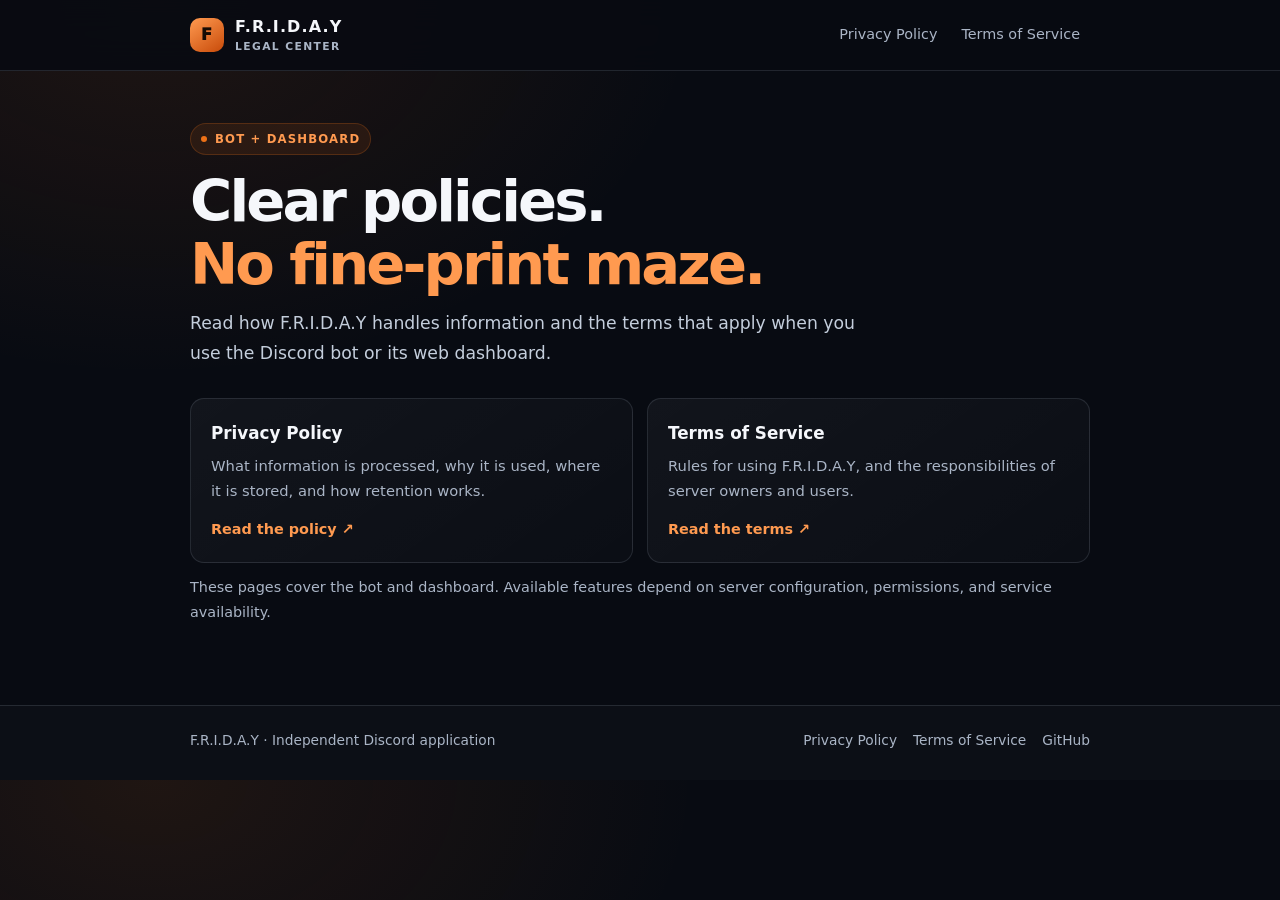
<file: index.html>
<!doctype html>
<html lang="en">
<head>
  <meta charset="utf-8">
  <meta name="viewport" content="width=device-width, initial-scale=1">
  <meta name="theme-color" content="#080b12">
  <meta name="description" content="Privacy Policy and Terms of Service for the F.R.I.D.A.Y Discord bot and dashboard.">
  <title>Legal Center — F.R.I.D.A.Y</title>
  <link rel="stylesheet" href="legal.css">
</head>
<body>
  <a class="skip-link" href="#main">Skip to content</a>
  <header>
    <div class="topbar">
      <a class="brand" href="index.html" aria-label="F.R.I.D.A.Y Legal Center">
        <span class="brand-mark" aria-hidden="true">F</span>
        <span>F.R.I.D.A.Y<small>LEGAL CENTER</small></span>
      </a>
      <nav class="nav" aria-label="Legal pages">
        <a href="privacy.html">Privacy Policy</a>
        <a href="terms.html">Terms of Service</a>
      </nav>
    </div>
  </header>
  <main id="main">
    <span class="eyebrow">Bot + dashboard</span>
    <h1>Clear policies.<br><span class="accent">No fine-print maze.</span></h1>
    <p class="lead">Read how F.R.I.D.A.Y handles information and the terms that apply when you use the Discord bot or its web dashboard.</p>
    <div class="legal-links">
      <a class="legal-card" href="privacy.html">
        <strong>Privacy Policy</strong>
        <span>What information is processed, why it is used, where it is stored, and how retention works.</span>
        <span class="arrow">Read the policy ↗</span>
      </a>
      <a class="legal-card" href="terms.html">
        <strong>Terms of Service</strong>
        <span>Rules for using F.R.I.D.A.Y, and the responsibilities of server owners and users.</span>
        <span class="arrow">Read the terms ↗</span>
      </a>
    </div>
    <p class="meta">These pages cover the bot and dashboard. Available features depend on server configuration, permissions, and service availability.</p>
  </main>
  <footer>
    <div class="footer-inner">
      <span>F.R.I.D.A.Y · Independent Discord application</span>
      <div class="footer-links">
        <a href="privacy.html">Privacy Policy</a>
        <a href="terms.html">Terms of Service</a>
        <a href="https://github.com/twirlyowes/F.R.I.D.A.Y-V-2" rel="noopener noreferrer">GitHub</a>
      </div>
    </div>
  </footer>
</body>
</html>
</file>
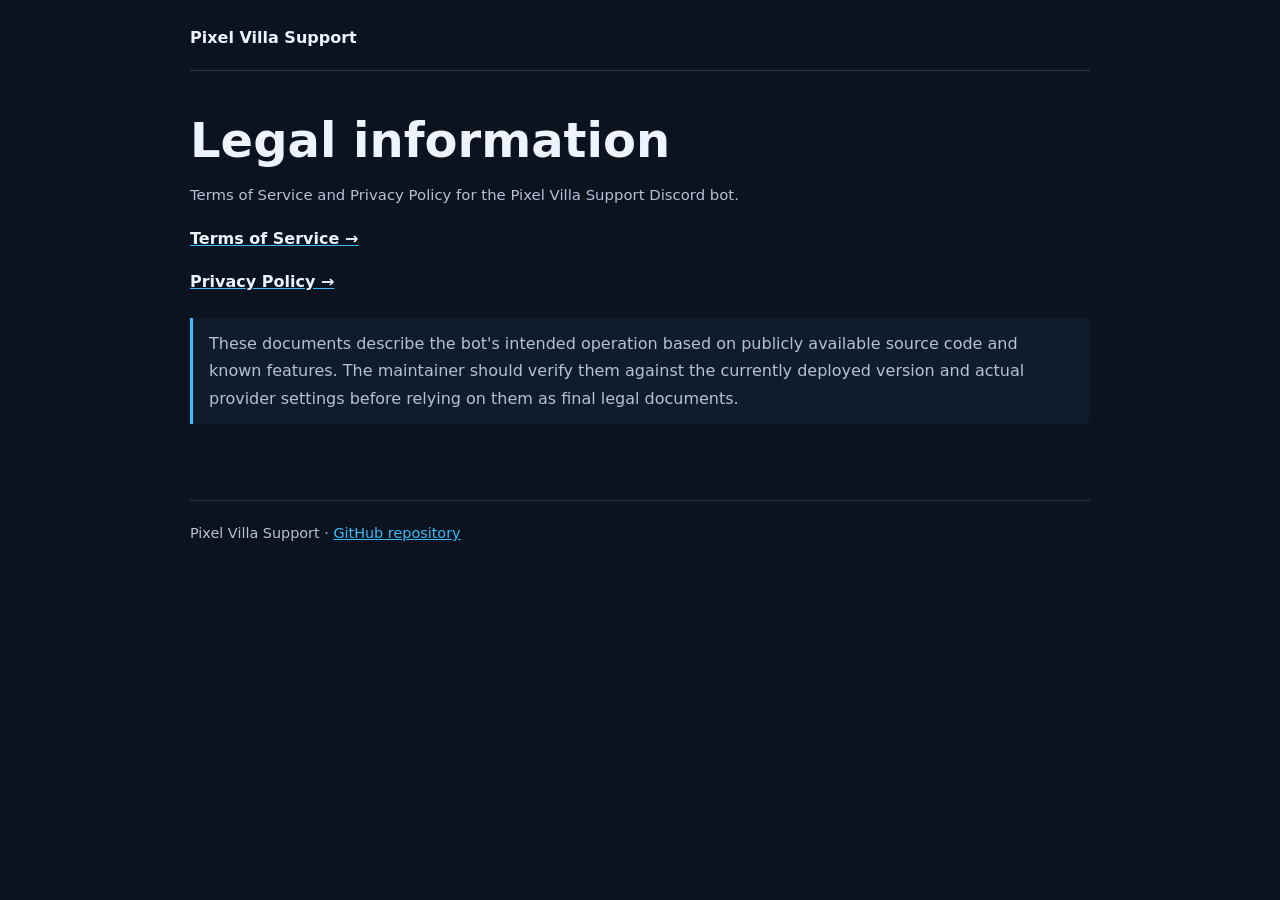
<file: pixel-villa-support/index.html>
<!doctype html>
<html lang="en"><head><meta charset="utf-8"><meta name="viewport" content="width=device-width, initial-scale=1"><meta name="description" content="Terms of Service and Privacy Policy for Pixel Villa Support Discord bot."><title>Pixel Villa Support — Legal</title><style>
:root{color-scheme:dark;--bg:#0b1220;--text:#edf4ff;--muted:#b5c2d5;--accent:#38bdf8;--line:#26364d}*{box-sizing:border-box}body{margin:0;background:var(--bg);font:16px/1.72 system-ui,-apple-system,Segoe UI,Roboto,sans-serif;color:var(--text)}header,main,footer{width:min(900px,92%);margin:auto}header{padding:24px 0 18px;border-bottom:1px solid var(--line)}main{padding:34px 0 54px}h1{font-size:clamp(2rem,5vw,3rem);line-height:1.14;margin:.5rem 0 1rem}h2{font-size:1.22rem;margin:2rem 0 .45rem}p,li{color:var(--muted)}strong{color:var(--text)}.meta{color:var(--muted);font-size:.93rem}.notice{border-left:3px solid var(--accent);padding:12px 16px;background:#101c2c;color:var(--muted);border-radius:0 8px 8px 0;margin:22px 0}footer{padding:20px 0 35px;border-top:1px solid var(--line);color:var(--muted);font-size:.9rem}a{color:var(--accent)}li{margin:.35rem 0}code{color:#dbeafe;overflow-wrap:anywhere}
</style></head><body>
<header><strong>Pixel Villa Support</strong></header><main><h1>Legal information</h1><p class="meta">Terms of Service and Privacy Policy for the Pixel Villa Support Discord bot.</p>
<p><a href="terms.html"><strong>Terms of Service →</strong></a></p><p><a href="privacy.html"><strong>Privacy Policy →</strong></a></p>
<div class="notice">These documents describe the bot's intended operation based on publicly available source code and known features. The maintainer should verify them against the currently deployed version and actual provider settings before relying on them as final legal documents.</div></main>
<footer>Pixel Villa Support · <a href="https://github.com/twirlyowes/pixel-villa-support">GitHub repository</a></footer></body></html>
</file>
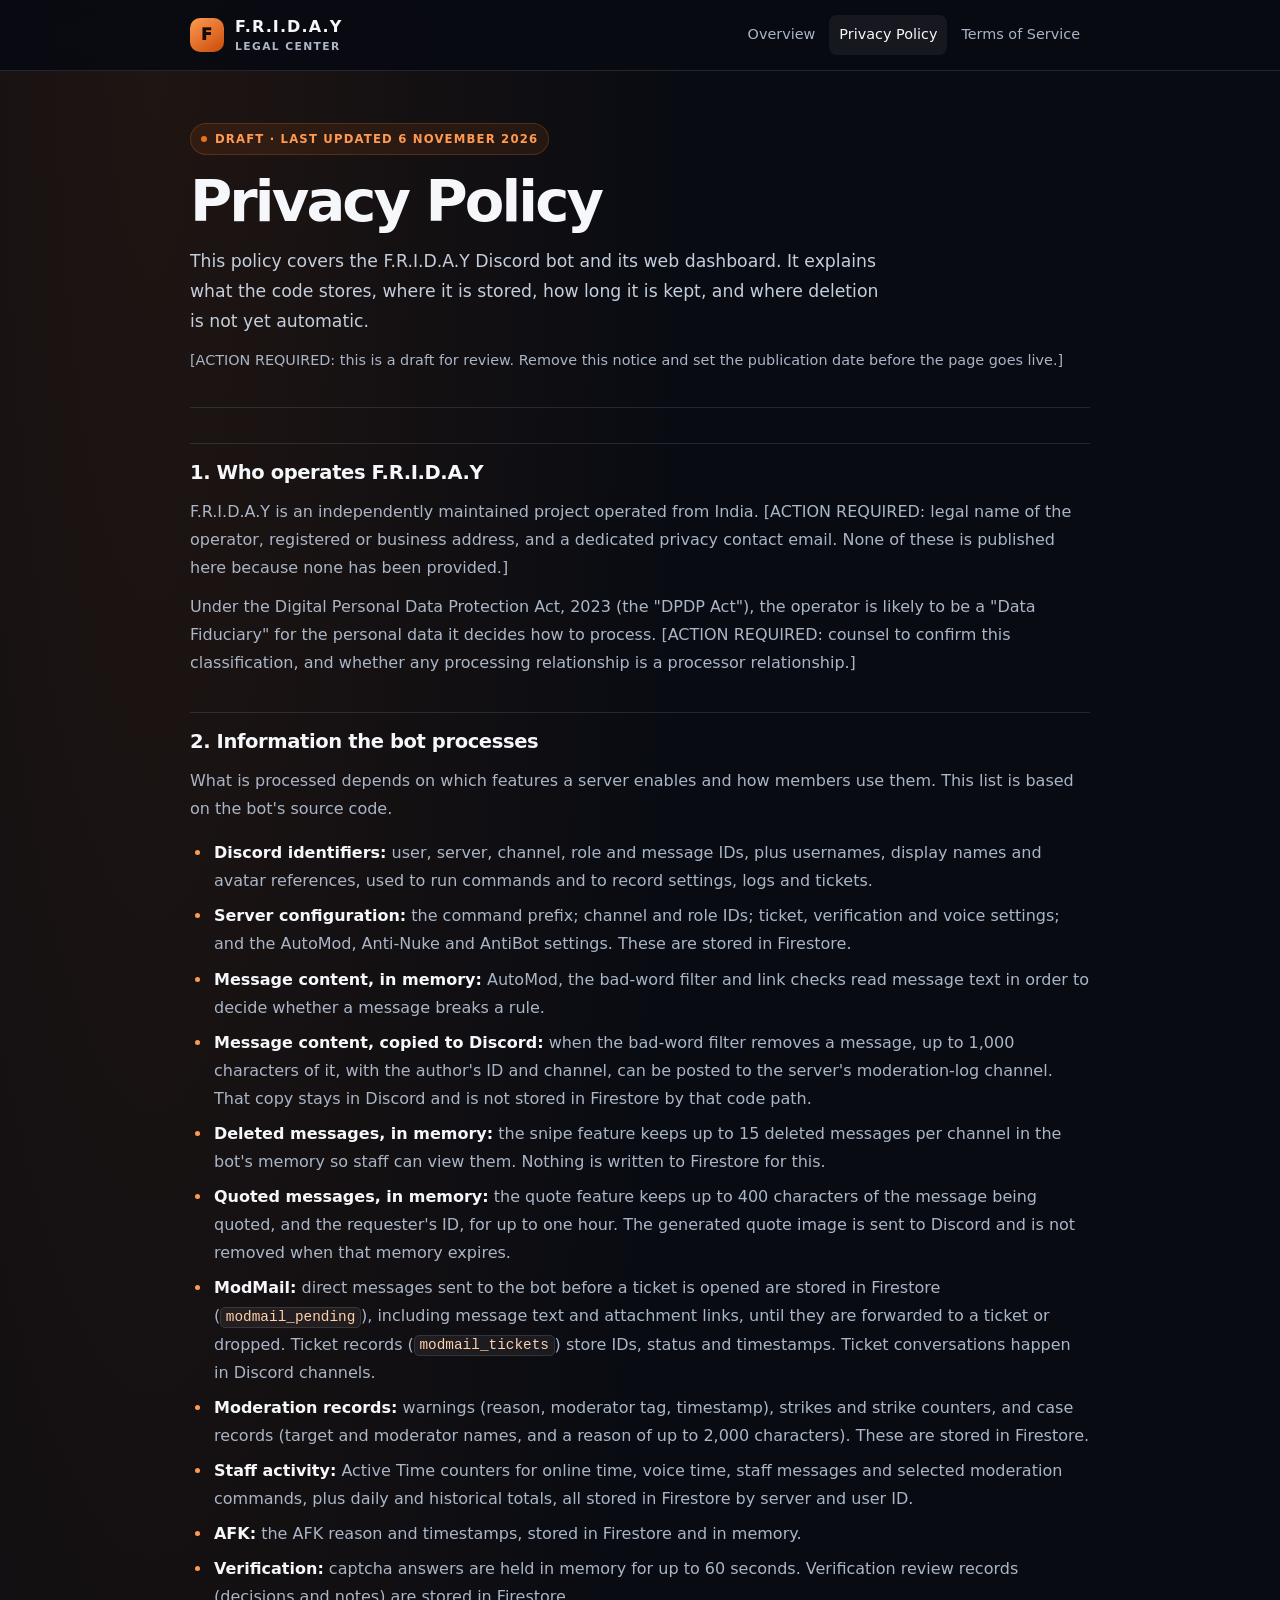
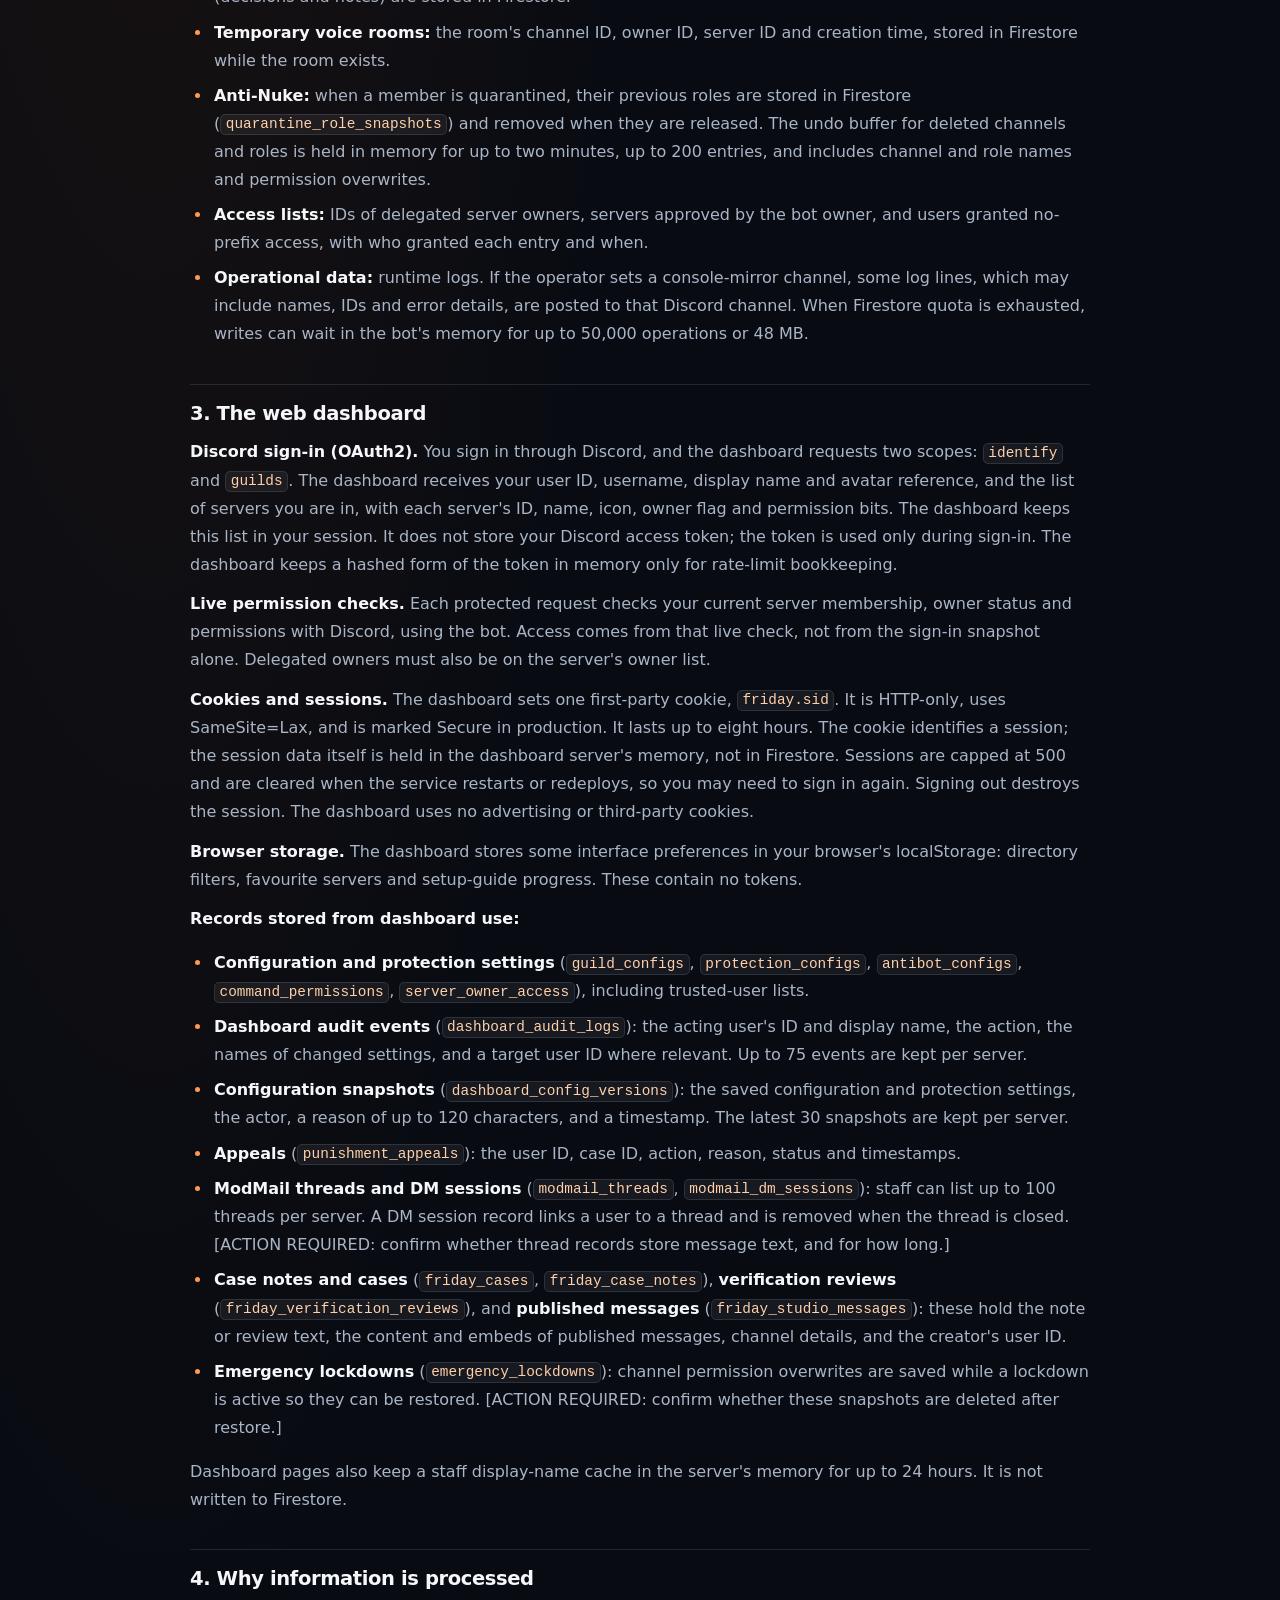
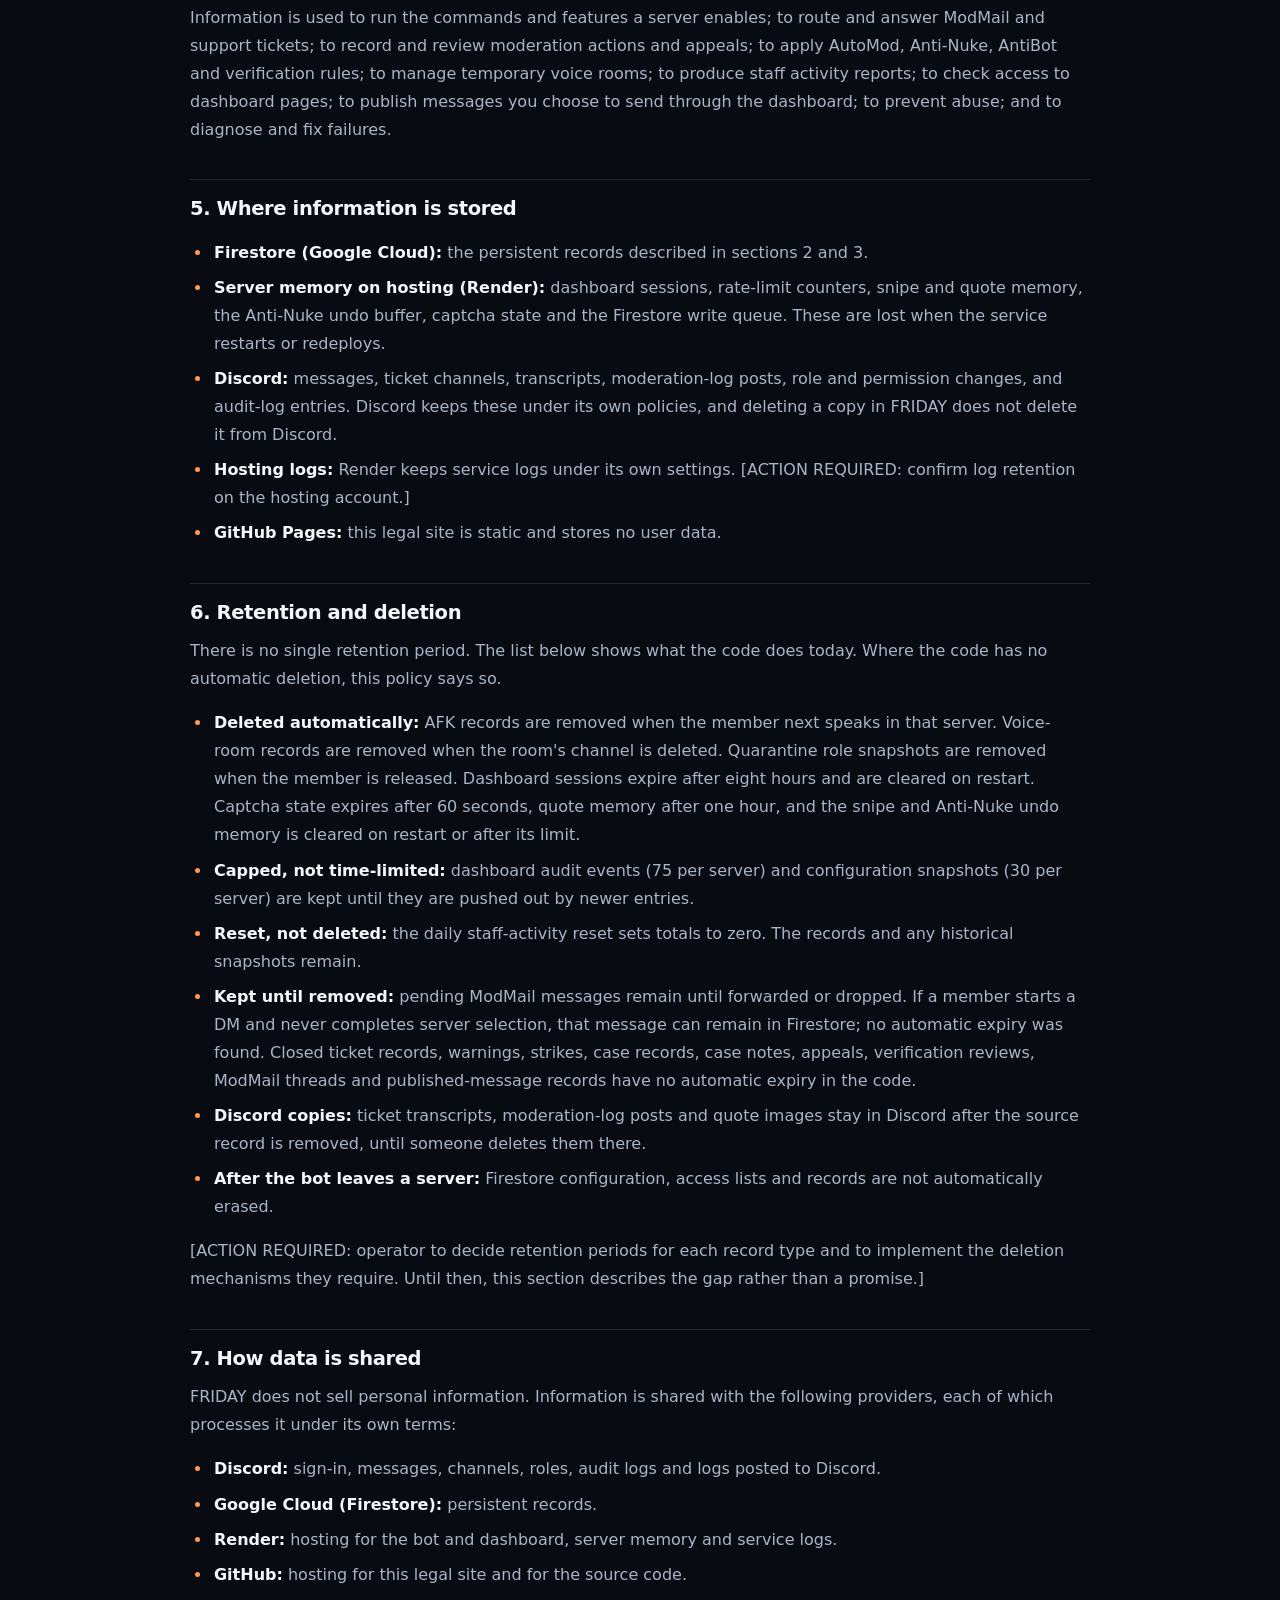
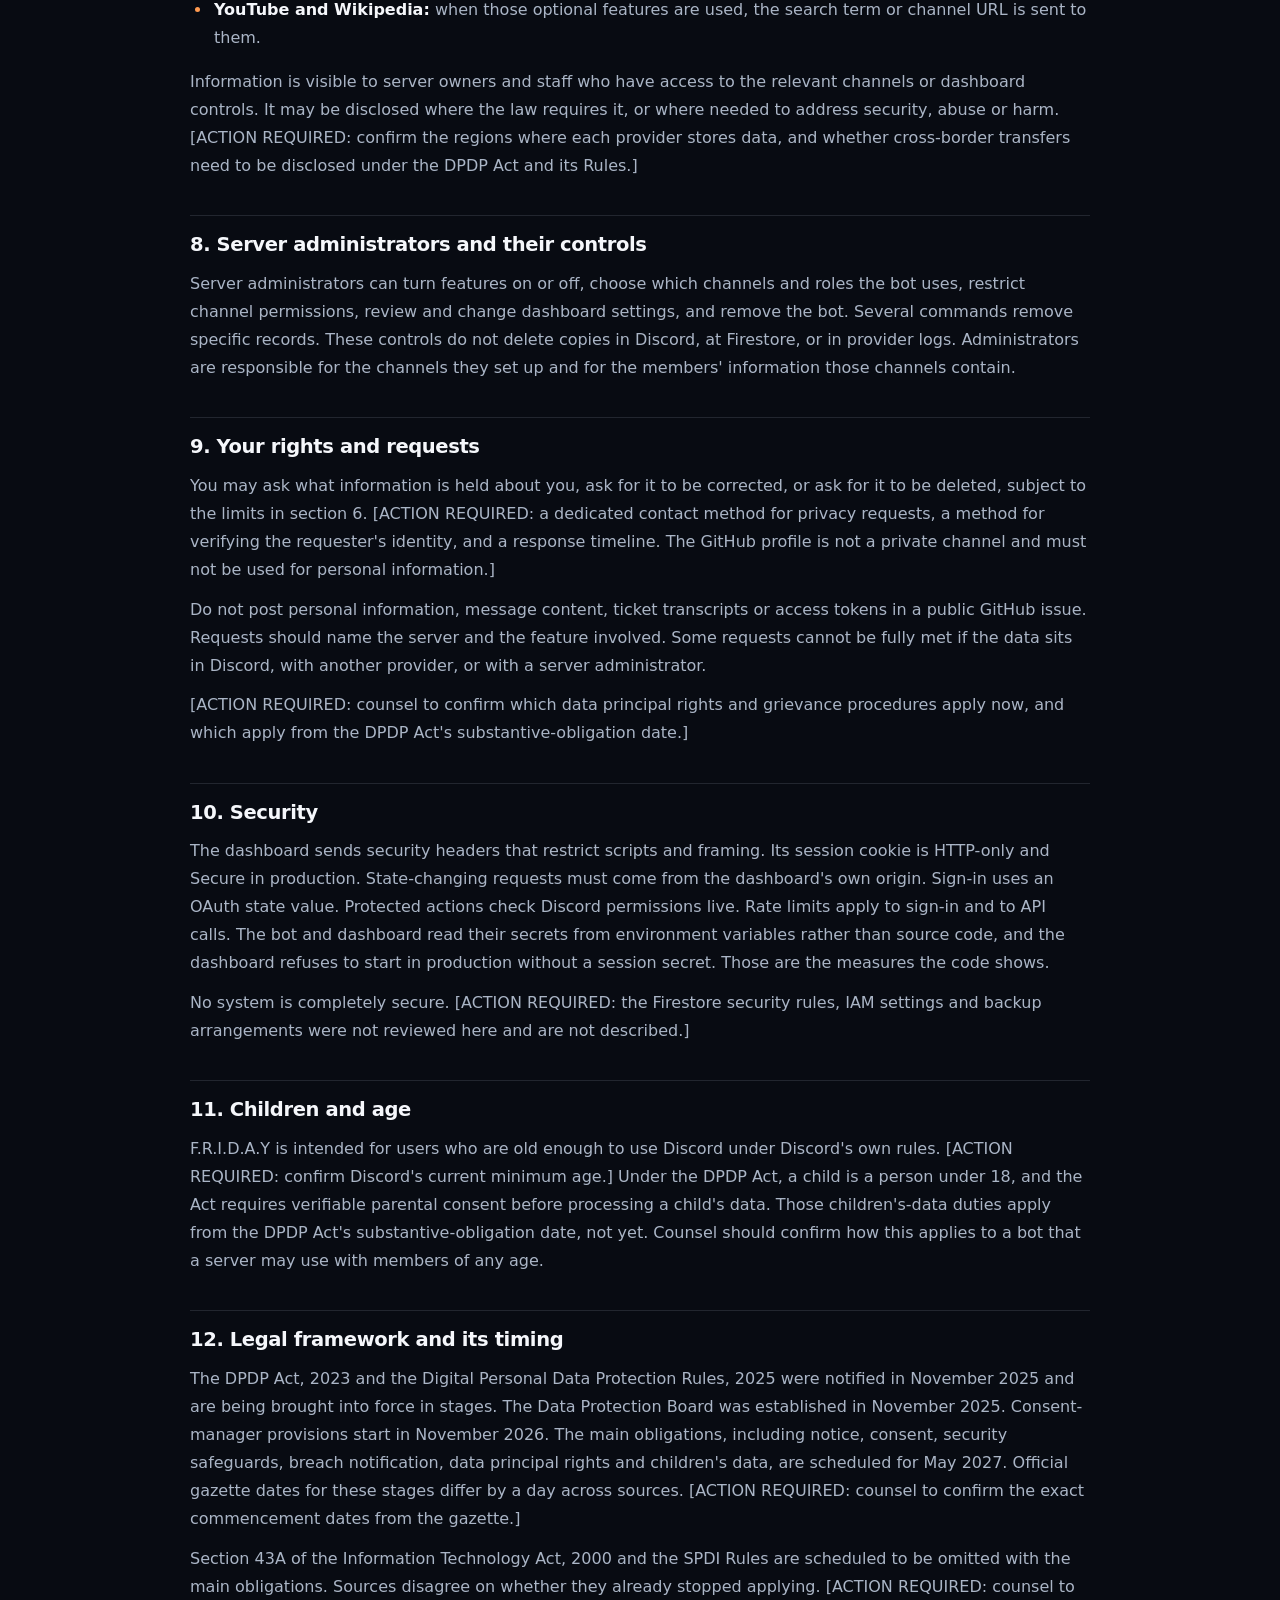
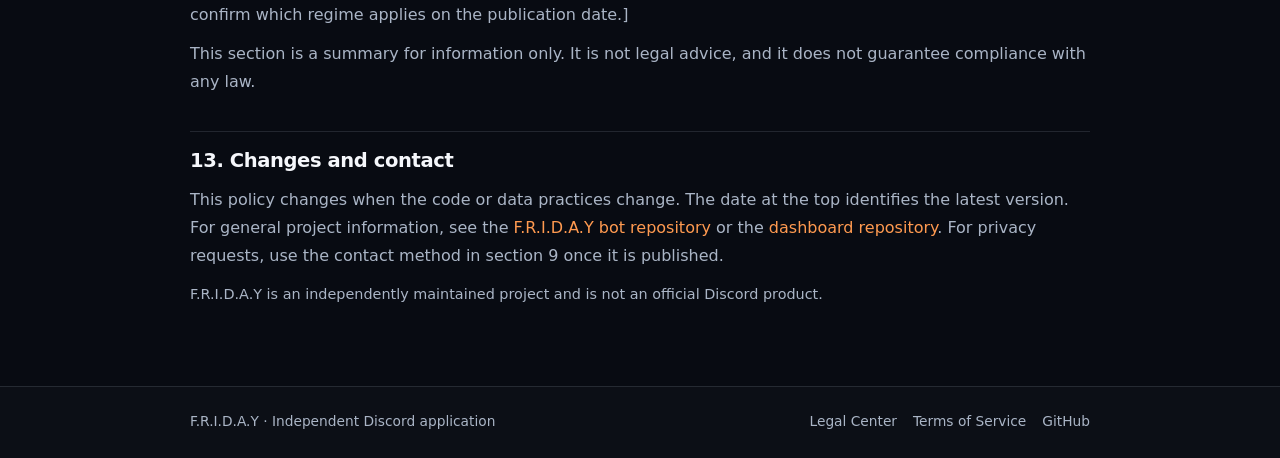
<file: privacy.html>
<!doctype html>
<html lang="en">
<head>
  <meta charset="utf-8">
  <meta name="viewport" content="width=device-width, initial-scale=1">
  <meta name="theme-color" content="#080b12">
  <meta name="description" content="How F.R.I.D.A.Y processes, stores and deletes information through its Discord bot and web dashboard.">
  <title>Privacy Policy — F.R.I.D.A.Y</title>
  <link rel="stylesheet" href="legal.css">
</head>
<body>
  <a class="skip-link" href="#main">Skip to content</a>
  <header>
    <div class="topbar">
      <a class="brand" href="index.html" aria-label="F.R.I.D.A.Y Legal Center">
        <span class="brand-mark" aria-hidden="true">F</span>
        <span>F.R.I.D.A.Y<small>LEGAL CENTER</small></span>
      </a>
      <nav class="nav" aria-label="Legal pages">
        <a href="index.html">Overview</a>
        <a href="privacy.html" aria-current="page">Privacy Policy</a>
        <a href="terms.html">Terms of Service</a>
      </nav>
    </div>
  </header>
  <main id="main">
    <div class="doc-intro">
      <span class="eyebrow">Draft · Last updated 6 November 2026</span>
      <h1>Privacy Policy</h1>
      <p class="lead">This policy covers the F.R.I.D.A.Y Discord bot and its web dashboard. It explains what the code stores, where it is stored, how long it is kept, and where deletion is not yet automatic.</p>
      <p class="meta">[ACTION REQUIRED: this is a draft for review. Remove this notice and set the publication date before the page goes live.]</p>
    </div>

    <h2>1. Who operates F.R.I.D.A.Y</h2>
    <p>F.R.I.D.A.Y is an independently maintained project operated from India. [ACTION REQUIRED: legal name of the operator, registered or business address, and a dedicated privacy contact email. None of these is published here because none has been provided.]</p>
    <p>Under the Digital Personal Data Protection Act, 2023 (the "DPDP Act"), the operator is likely to be a "Data Fiduciary" for the personal data it decides how to process. [ACTION REQUIRED: counsel to confirm this classification, and whether any processing relationship is a processor relationship.]</p>

    <h2>2. Information the bot processes</h2>
    <p>What is processed depends on which features a server enables and how members use them. This list is based on the bot's source code.</p>
    <ul>
      <li><strong>Discord identifiers:</strong> user, server, channel, role and message IDs, plus usernames, display names and avatar references, used to run commands and to record settings, logs and tickets.</li>
      <li><strong>Server configuration:</strong> the command prefix; channel and role IDs; ticket, verification and voice settings; and the AutoMod, Anti-Nuke and AntiBot settings. These are stored in Firestore.</li>
      <li><strong>Message content, in memory:</strong> AutoMod, the bad-word filter and link checks read message text in order to decide whether a message breaks a rule.</li>
      <li><strong>Message content, copied to Discord:</strong> when the bad-word filter removes a message, up to 1,000 characters of it, with the author's ID and channel, can be posted to the server's moderation-log channel. That copy stays in Discord and is not stored in Firestore by that code path.</li>
      <li><strong>Deleted messages, in memory:</strong> the snipe feature keeps up to 15 deleted messages per channel in the bot's memory so staff can view them. Nothing is written to Firestore for this.</li>
      <li><strong>Quoted messages, in memory:</strong> the quote feature keeps up to 400 characters of the message being quoted, and the requester's ID, for up to one hour. The generated quote image is sent to Discord and is not removed when that memory expires.</li>
      <li><strong>ModMail:</strong> direct messages sent to the bot before a ticket is opened are stored in Firestore (<code>modmail_pending</code>), including message text and attachment links, until they are forwarded to a ticket or dropped. Ticket records (<code>modmail_tickets</code>) store IDs, status and timestamps. Ticket conversations happen in Discord channels.</li>
      <li><strong>Moderation records:</strong> warnings (reason, moderator tag, timestamp), strikes and strike counters, and case records (target and moderator names, and a reason of up to 2,000 characters). These are stored in Firestore.</li>
      <li><strong>Staff activity:</strong> Active Time counters for online time, voice time, staff messages and selected moderation commands, plus daily and historical totals, all stored in Firestore by server and user ID.</li>
      <li><strong>AFK:</strong> the AFK reason and timestamps, stored in Firestore and in memory.</li>
      <li><strong>Verification:</strong> captcha answers are held in memory for up to 60 seconds. Verification review records (decisions and notes) are stored in Firestore.</li>
      <li><strong>Temporary voice rooms:</strong> the room's channel ID, owner ID, server ID and creation time, stored in Firestore while the room exists.</li>
      <li><strong>Anti-Nuke:</strong> when a member is quarantined, their previous roles are stored in Firestore (<code>quarantine_role_snapshots</code>) and removed when they are released. The undo buffer for deleted channels and roles is held in memory for up to two minutes, up to 200 entries, and includes channel and role names and permission overwrites.</li>
      <li><strong>Access lists:</strong> IDs of delegated server owners, servers approved by the bot owner, and users granted no-prefix access, with who granted each entry and when.</li>
      <li><strong>Operational data:</strong> runtime logs. If the operator sets a console-mirror channel, some log lines, which may include names, IDs and error details, are posted to that Discord channel. When Firestore quota is exhausted, writes can wait in the bot's memory for up to 50,000 operations or 48 MB.</li>
    </ul>

    <h2>3. The web dashboard</h2>
    <p><strong>Discord sign-in (OAuth2).</strong> You sign in through Discord, and the dashboard requests two scopes: <code>identify</code> and <code>guilds</code>. The dashboard receives your user ID, username, display name and avatar reference, and the list of servers you are in, with each server's ID, name, icon, owner flag and permission bits. The dashboard keeps this list in your session. It does not store your Discord access token; the token is used only during sign-in. The dashboard keeps a hashed form of the token in memory only for rate-limit bookkeeping.</p>
    <p><strong>Live permission checks.</strong> Each protected request checks your current server membership, owner status and permissions with Discord, using the bot. Access comes from that live check, not from the sign-in snapshot alone. Delegated owners must also be on the server's owner list.</p>
    <p><strong>Cookies and sessions.</strong> The dashboard sets one first-party cookie, <code>friday.sid</code>. It is HTTP-only, uses SameSite=Lax, and is marked Secure in production. It lasts up to eight hours. The cookie identifies a session; the session data itself is held in the dashboard server's memory, not in Firestore. Sessions are capped at 500 and are cleared when the service restarts or redeploys, so you may need to sign in again. Signing out destroys the session. The dashboard uses no advertising or third-party cookies.</p>
    <p><strong>Browser storage.</strong> The dashboard stores some interface preferences in your browser's localStorage: directory filters, favourite servers and setup-guide progress. These contain no tokens.</p>
    <p><strong>Records stored from dashboard use:</strong></p>
    <ul>
      <li><strong>Configuration and protection settings</strong> (<code>guild_configs</code>, <code>protection_configs</code>, <code>antibot_configs</code>, <code>command_permissions</code>, <code>server_owner_access</code>), including trusted-user lists.</li>
      <li><strong>Dashboard audit events</strong> (<code>dashboard_audit_logs</code>): the acting user's ID and display name, the action, the names of changed settings, and a target user ID where relevant. Up to 75 events are kept per server.</li>
      <li><strong>Configuration snapshots</strong> (<code>dashboard_config_versions</code>): the saved configuration and protection settings, the actor, a reason of up to 120 characters, and a timestamp. The latest 30 snapshots are kept per server.</li>
      <li><strong>Appeals</strong> (<code>punishment_appeals</code>): the user ID, case ID, action, reason, status and timestamps.</li>
      <li><strong>ModMail threads and DM sessions</strong> (<code>modmail_threads</code>, <code>modmail_dm_sessions</code>): staff can list up to 100 threads per server. A DM session record links a user to a thread and is removed when the thread is closed. [ACTION REQUIRED: confirm whether thread records store message text, and for how long.]</li>
      <li><strong>Case notes and cases</strong> (<code>friday_cases</code>, <code>friday_case_notes</code>), <strong>verification reviews</strong> (<code>friday_verification_reviews</code>), and <strong>published messages</strong> (<code>friday_studio_messages</code>): these hold the note or review text, the content and embeds of published messages, channel details, and the creator's user ID.</li>
      <li><strong>Emergency lockdowns</strong> (<code>emergency_lockdowns</code>): channel permission overwrites are saved while a lockdown is active so they can be restored. [ACTION REQUIRED: confirm whether these snapshots are deleted after restore.]</li>
    </ul>
    <p>Dashboard pages also keep a staff display-name cache in the server's memory for up to 24 hours. It is not written to Firestore.</p>

    <h2>4. Why information is processed</h2>
    <p>Information is used to run the commands and features a server enables; to route and answer ModMail and support tickets; to record and review moderation actions and appeals; to apply AutoMod, Anti-Nuke, AntiBot and verification rules; to manage temporary voice rooms; to produce staff activity reports; to check access to dashboard pages; to publish messages you choose to send through the dashboard; to prevent abuse; and to diagnose and fix failures.</p>

    <h2>5. Where information is stored</h2>
    <ul>
      <li><strong>Firestore (Google Cloud):</strong> the persistent records described in sections 2 and 3.</li>
      <li><strong>Server memory on hosting (Render):</strong> dashboard sessions, rate-limit counters, snipe and quote memory, the Anti-Nuke undo buffer, captcha state and the Firestore write queue. These are lost when the service restarts or redeploys.</li>
      <li><strong>Discord:</strong> messages, ticket channels, transcripts, moderation-log posts, role and permission changes, and audit-log entries. Discord keeps these under its own policies, and deleting a copy in FRIDAY does not delete it from Discord.</li>
      <li><strong>Hosting logs:</strong> Render keeps service logs under its own settings. [ACTION REQUIRED: confirm log retention on the hosting account.]</li>
      <li><strong>GitHub Pages:</strong> this legal site is static and stores no user data.</li>
    </ul>

    <h2>6. Retention and deletion</h2>
    <p>There is no single retention period. The list below shows what the code does today. Where the code has no automatic deletion, this policy says so.</p>
    <ul>
      <li><strong>Deleted automatically:</strong> AFK records are removed when the member next speaks in that server. Voice-room records are removed when the room's channel is deleted. Quarantine role snapshots are removed when the member is released. Dashboard sessions expire after eight hours and are cleared on restart. Captcha state expires after 60 seconds, quote memory after one hour, and the snipe and Anti-Nuke undo memory is cleared on restart or after its limit.</li>
      <li><strong>Capped, not time-limited:</strong> dashboard audit events (75 per server) and configuration snapshots (30 per server) are kept until they are pushed out by newer entries.</li>
      <li><strong>Reset, not deleted:</strong> the daily staff-activity reset sets totals to zero. The records and any historical snapshots remain.</li>
      <li><strong>Kept until removed:</strong> pending ModMail messages remain until forwarded or dropped. If a member starts a DM and never completes server selection, that message can remain in Firestore; no automatic expiry was found. Closed ticket records, warnings, strikes, case records, case notes, appeals, verification reviews, ModMail threads and published-message records have no automatic expiry in the code.</li>
      <li><strong>Discord copies:</strong> ticket transcripts, moderation-log posts and quote images stay in Discord after the source record is removed, until someone deletes them there.</li>
      <li><strong>After the bot leaves a server:</strong> Firestore configuration, access lists and records are not automatically erased.</li>
    </ul>
    <p>[ACTION REQUIRED: operator to decide retention periods for each record type and to implement the deletion mechanisms they require. Until then, this section describes the gap rather than a promise.]</p>

    <h2>7. How data is shared</h2>
    <p>FRIDAY does not sell personal information. Information is shared with the following providers, each of which processes it under its own terms:</p>
    <ul>
      <li><strong>Discord:</strong> sign-in, messages, channels, roles, audit logs and logs posted to Discord.</li>
      <li><strong>Google Cloud (Firestore):</strong> persistent records.</li>
      <li><strong>Render:</strong> hosting for the bot and dashboard, server memory and service logs.</li>
      <li><strong>GitHub:</strong> hosting for this legal site and for the source code.</li>
      <li><strong>YouTube and Wikipedia:</strong> when those optional features are used, the search term or channel URL is sent to them.</li>
    </ul>
    <p>Information is visible to server owners and staff who have access to the relevant channels or dashboard controls. It may be disclosed where the law requires it, or where needed to address security, abuse or harm. [ACTION REQUIRED: confirm the regions where each provider stores data, and whether cross-border transfers need to be disclosed under the DPDP Act and its Rules.]</p>

    <h2>8. Server administrators and their controls</h2>
    <p>Server administrators can turn features on or off, choose which channels and roles the bot uses, restrict channel permissions, review and change dashboard settings, and remove the bot. Several commands remove specific records. These controls do not delete copies in Discord, at Firestore, or in provider logs. Administrators are responsible for the channels they set up and for the members' information those channels contain.</p>

    <h2>9. Your rights and requests</h2>
    <p>You may ask what information is held about you, ask for it to be corrected, or ask for it to be deleted, subject to the limits in section 6. [ACTION REQUIRED: a dedicated contact method for privacy requests, a method for verifying the requester's identity, and a response timeline. The GitHub profile is not a private channel and must not be used for personal information.]</p>
    <p>Do not post personal information, message content, ticket transcripts or access tokens in a public GitHub issue. Requests should name the server and the feature involved. Some requests cannot be fully met if the data sits in Discord, with another provider, or with a server administrator.</p>
    <p>[ACTION REQUIRED: counsel to confirm which data principal rights and grievance procedures apply now, and which apply from the DPDP Act's substantive-obligation date.]</p>

    <h2>10. Security</h2>
    <p>The dashboard sends security headers that restrict scripts and framing. Its session cookie is HTTP-only and Secure in production. State-changing requests must come from the dashboard's own origin. Sign-in uses an OAuth state value. Protected actions check Discord permissions live. Rate limits apply to sign-in and to API calls. The bot and dashboard read their secrets from environment variables rather than source code, and the dashboard refuses to start in production without a session secret. Those are the measures the code shows.</p>
    <p>No system is completely secure. [ACTION REQUIRED: the Firestore security rules, IAM settings and backup arrangements were not reviewed here and are not described.]</p>

    <h2>11. Children and age</h2>
    <p>F.R.I.D.A.Y is intended for users who are old enough to use Discord under Discord's own rules. [ACTION REQUIRED: confirm Discord's current minimum age.] Under the DPDP Act, a child is a person under 18, and the Act requires verifiable parental consent before processing a child's data. Those children's-data duties apply from the DPDP Act's substantive-obligation date, not yet. Counsel should confirm how this applies to a bot that a server may use with members of any age.</p>

    <h2>12. Legal framework and its timing</h2>
    <p>The DPDP Act, 2023 and the Digital Personal Data Protection Rules, 2025 were notified in November 2025 and are being brought into force in stages. The Data Protection Board was established in November 2025. Consent-manager provisions start in November 2026. The main obligations, including notice, consent, security safeguards, breach notification, data principal rights and children's data, are scheduled for May 2027. Official gazette dates for these stages differ by a day across sources. [ACTION REQUIRED: counsel to confirm the exact commencement dates from the gazette.]</p>
    <p>Section 43A of the Information Technology Act, 2000 and the SPDI Rules are scheduled to be omitted with the main obligations. Sources disagree on whether they already stopped applying. [ACTION REQUIRED: counsel to confirm which regime applies on the publication date.]</p>
    <p>This section is a summary for information only. It is not legal advice, and it does not guarantee compliance with any law.</p>

    <h2>13. Changes and contact</h2>
    <p>This policy changes when the code or data practices change. The date at the top identifies the latest version. For general project information, see the <a href="https://github.com/twirlyowes/F.R.I.D.A.Y-V-2" rel="noopener noreferrer">F.R.I.D.A.Y bot repository</a> or the <a href="https://github.com/twirlyowes/F.R.I.D.A.Y-DASHBOARD" rel="noopener noreferrer">dashboard repository</a>. For privacy requests, use the contact method in section 9 once it is published.</p>
    <p class="meta">F.R.I.D.A.Y is an independently maintained project and is not an official Discord product.</p>
  </main>
  <footer>
    <div class="footer-inner">
      <span>F.R.I.D.A.Y · Independent Discord application</span>
      <div class="footer-links">
        <a href="index.html">Legal Center</a>
        <a href="terms.html">Terms of Service</a>
        <a href="https://github.com/twirlyowes/F.R.I.D.A.Y-V-2" rel="noopener noreferrer">GitHub</a>
      </div>
    </div>
  </footer>
</body>
</html>
</file>
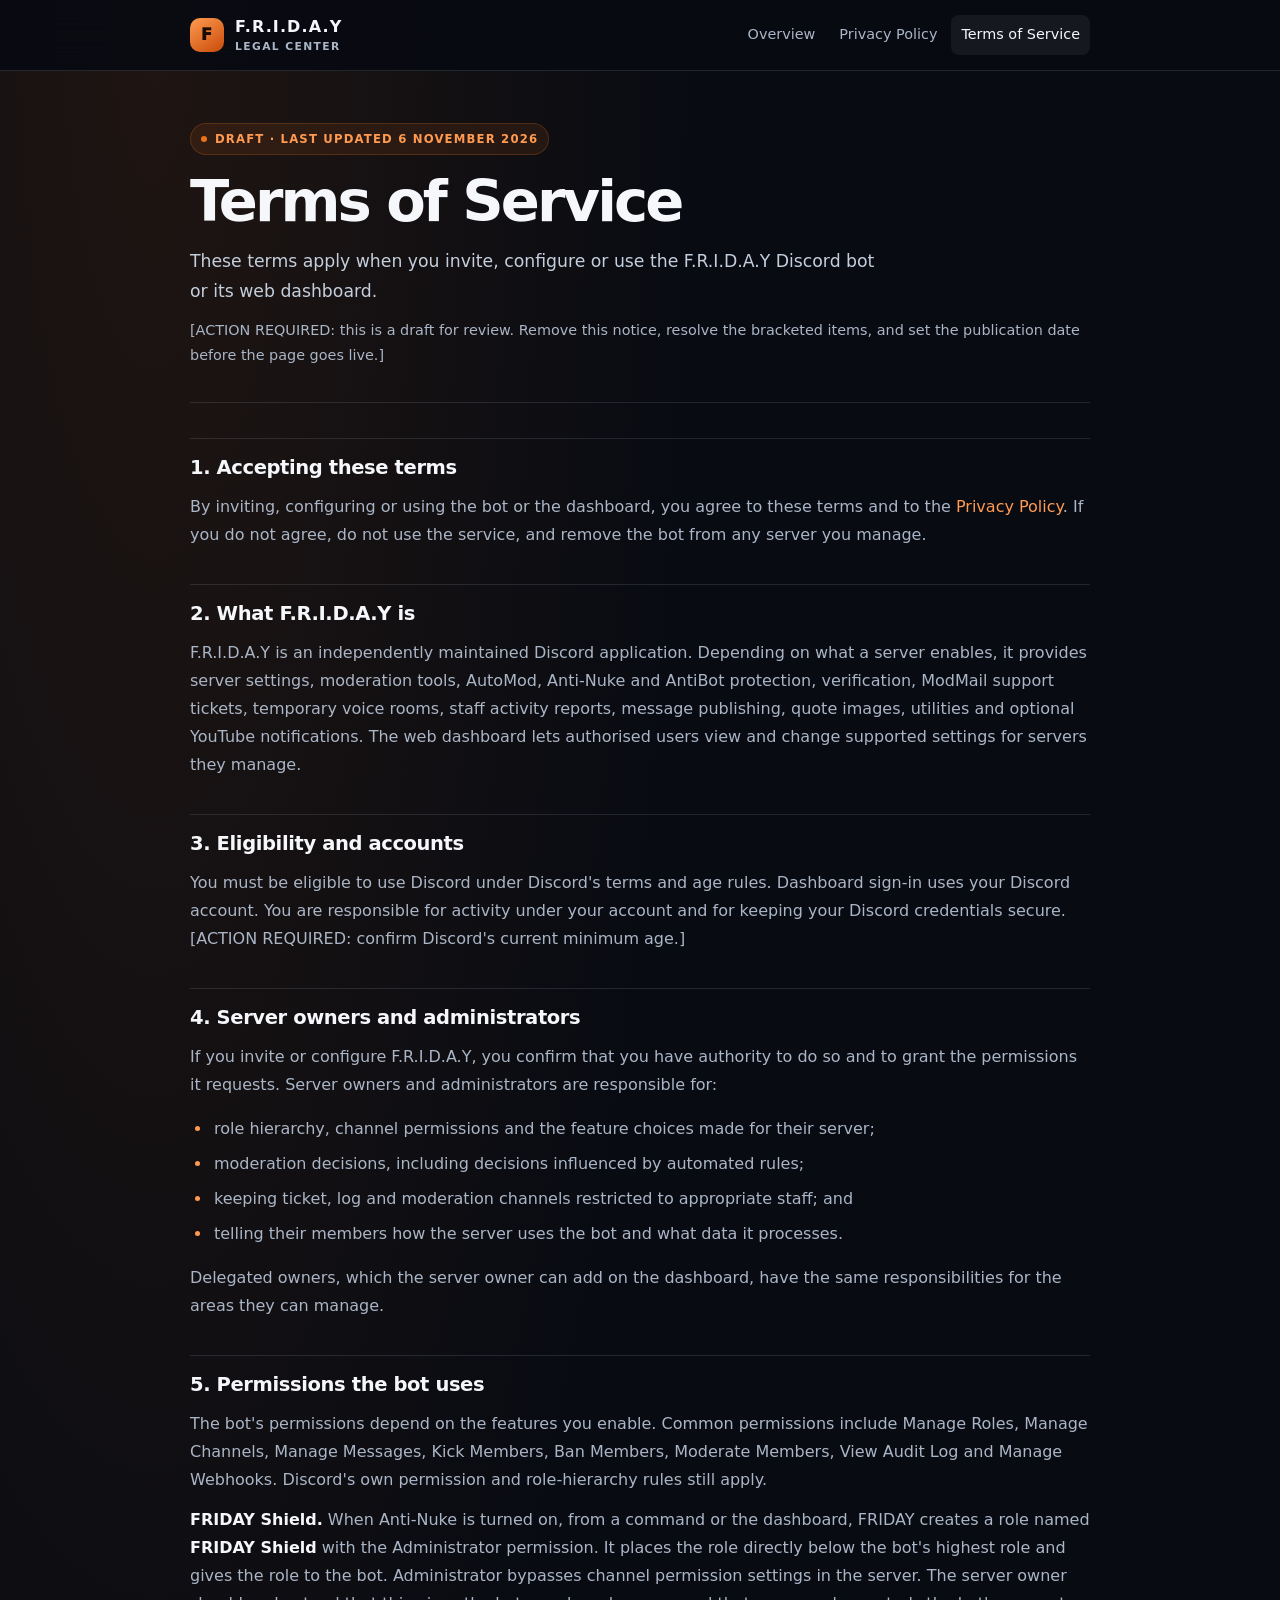
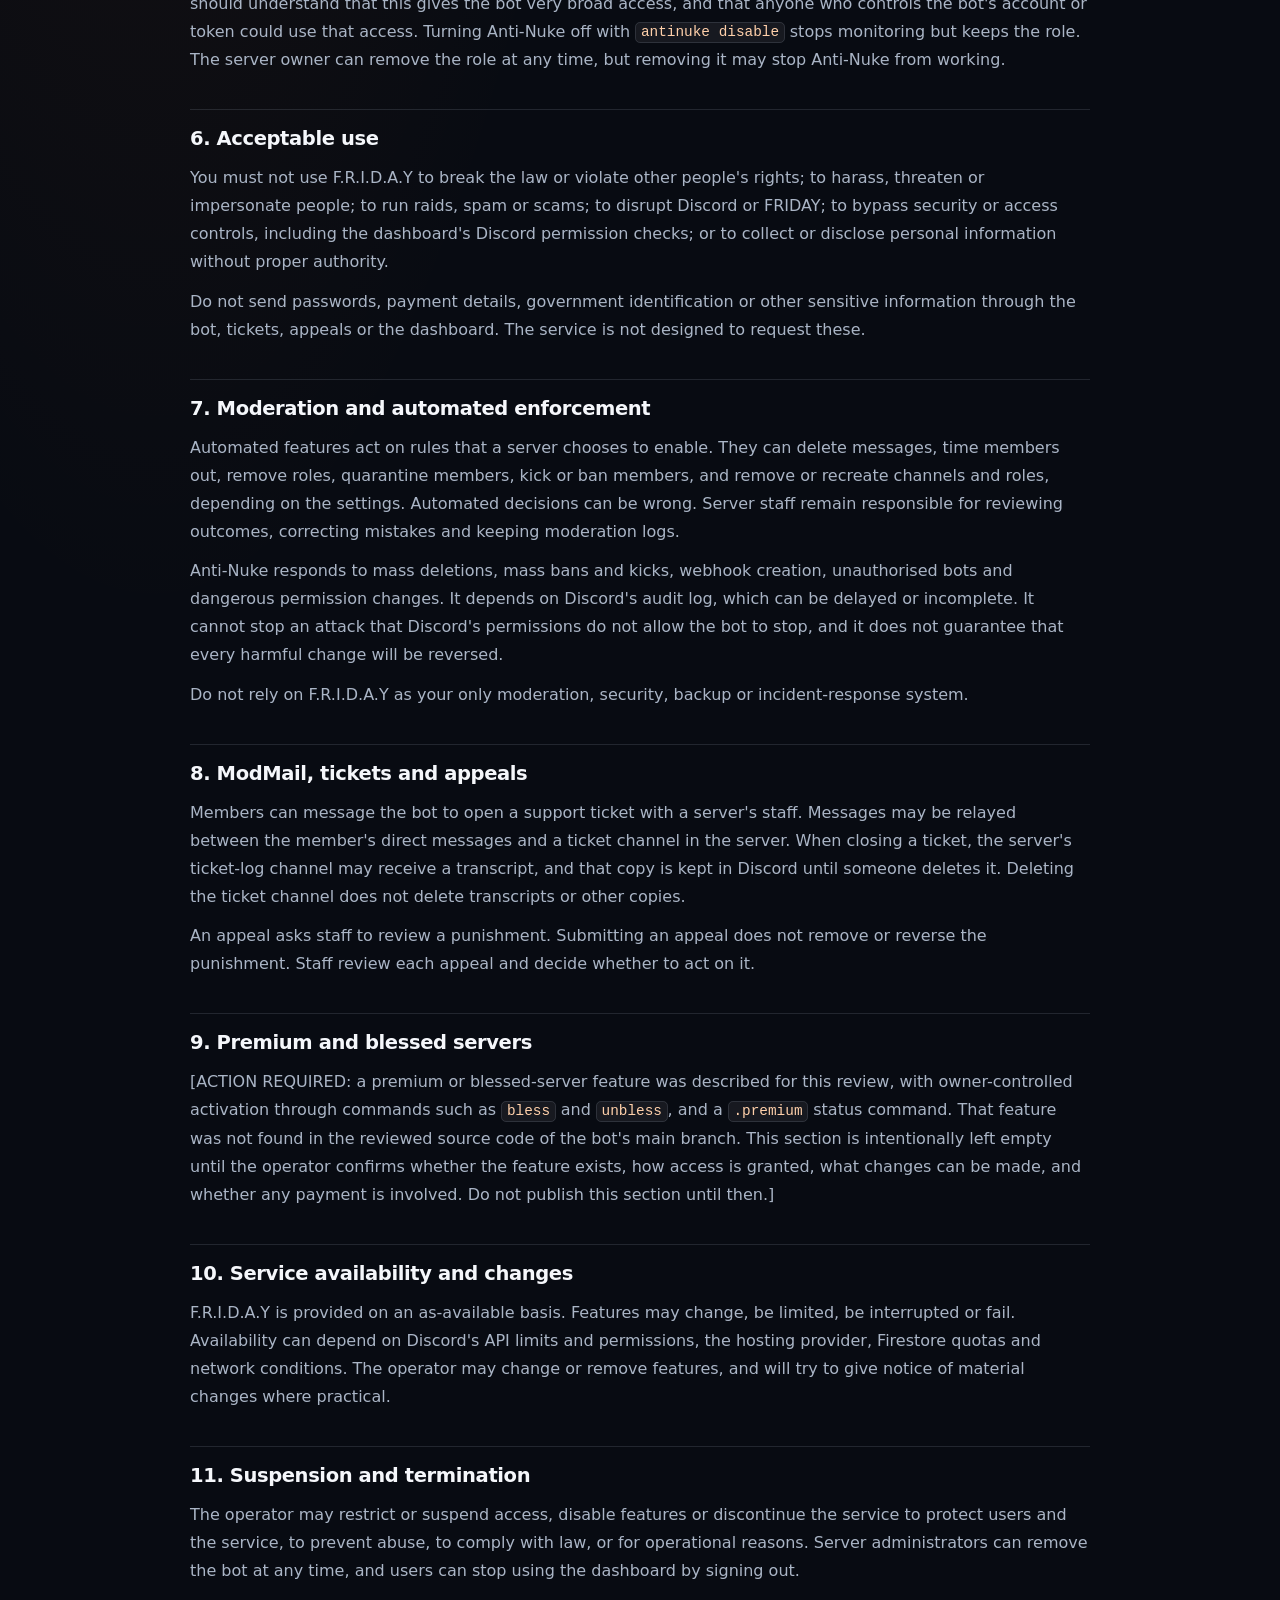
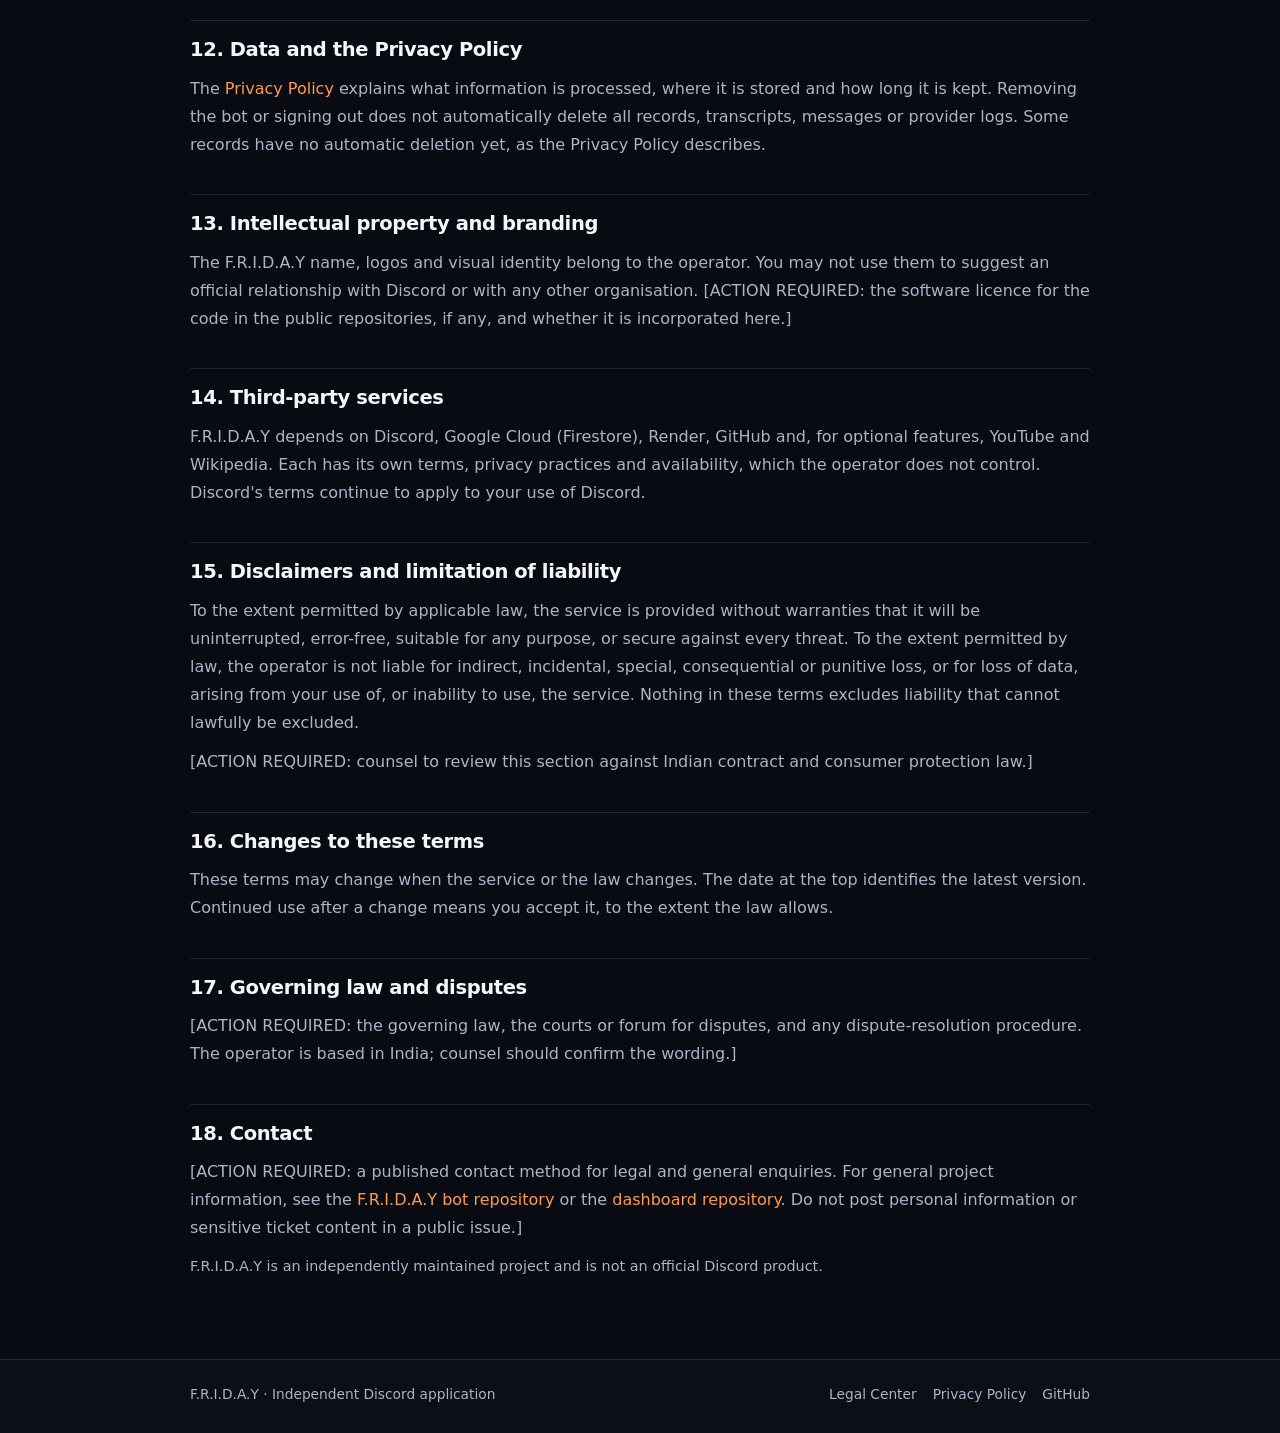
<file: terms.html>
<!doctype html>
<html lang="en">
<head>
  <meta charset="utf-8">
  <meta name="viewport" content="width=device-width, initial-scale=1">
  <meta name="theme-color" content="#080b12">
  <meta name="description" content="Terms of Service for the F.R.I.D.A.Y Discord bot and web dashboard.">
  <title>Terms of Service — F.R.I.D.A.Y</title>
  <link rel="stylesheet" href="legal.css">
</head>
<body>
  <a class="skip-link" href="#main">Skip to content</a>
  <header>
    <div class="topbar">
      <a class="brand" href="index.html" aria-label="F.R.I.D.A.Y Legal Center">
        <span class="brand-mark" aria-hidden="true">F</span>
        <span>F.R.I.D.A.Y<small>LEGAL CENTER</small></span>
      </a>
      <nav class="nav" aria-label="Legal pages">
        <a href="index.html">Overview</a>
        <a href="privacy.html">Privacy Policy</a>
        <a href="terms.html" aria-current="page">Terms of Service</a>
      </nav>
    </div>
  </header>
  <main id="main">
    <div class="doc-intro">
      <span class="eyebrow">Draft · Last updated 6 November 2026</span>
      <h1>Terms of Service</h1>
      <p class="lead">These terms apply when you invite, configure or use the F.R.I.D.A.Y Discord bot or its web dashboard.</p>
      <p class="meta">[ACTION REQUIRED: this is a draft for review. Remove this notice, resolve the bracketed items, and set the publication date before the page goes live.]</p>
    </div>

    <h2>1. Accepting these terms</h2>
    <p>By inviting, configuring or using the bot or the dashboard, you agree to these terms and to the <a href="privacy.html">Privacy Policy</a>. If you do not agree, do not use the service, and remove the bot from any server you manage.</p>

    <h2>2. What F.R.I.D.A.Y is</h2>
    <p>F.R.I.D.A.Y is an independently maintained Discord application. Depending on what a server enables, it provides server settings, moderation tools, AutoMod, Anti-Nuke and AntiBot protection, verification, ModMail support tickets, temporary voice rooms, staff activity reports, message publishing, quote images, utilities and optional YouTube notifications. The web dashboard lets authorised users view and change supported settings for servers they manage.</p>

    <h2>3. Eligibility and accounts</h2>
    <p>You must be eligible to use Discord under Discord's terms and age rules. Dashboard sign-in uses your Discord account. You are responsible for activity under your account and for keeping your Discord credentials secure. [ACTION REQUIRED: confirm Discord's current minimum age.]</p>

    <h2>4. Server owners and administrators</h2>
    <p>If you invite or configure F.R.I.D.A.Y, you confirm that you have authority to do so and to grant the permissions it requests. Server owners and administrators are responsible for:</p>
    <ul>
      <li>role hierarchy, channel permissions and the feature choices made for their server;</li>
      <li>moderation decisions, including decisions influenced by automated rules;</li>
      <li>keeping ticket, log and moderation channels restricted to appropriate staff; and</li>
      <li>telling their members how the server uses the bot and what data it processes.</li>
    </ul>
    <p>Delegated owners, which the server owner can add on the dashboard, have the same responsibilities for the areas they can manage.</p>

    <h2>5. Permissions the bot uses</h2>
    <p>The bot's permissions depend on the features you enable. Common permissions include Manage Roles, Manage Channels, Manage Messages, Kick Members, Ban Members, Moderate Members, View Audit Log and Manage Webhooks. Discord's own permission and role-hierarchy rules still apply.</p>
    <p><strong>FRIDAY Shield.</strong> When Anti-Nuke is turned on, from a command or the dashboard, FRIDAY creates a role named <strong>FRIDAY Shield</strong> with the Administrator permission. It places the role directly below the bot's highest role and gives the role to the bot. Administrator bypasses channel permission settings in the server. The server owner should understand that this gives the bot very broad access, and that anyone who controls the bot's account or token could use that access. Turning Anti-Nuke off with <code>antinuke disable</code> stops monitoring but keeps the role. The server owner can remove the role at any time, but removing it may stop Anti-Nuke from working.</p>

    <h2>6. Acceptable use</h2>
    <p>You must not use F.R.I.D.A.Y to break the law or violate other people's rights; to harass, threaten or impersonate people; to run raids, spam or scams; to disrupt Discord or FRIDAY; to bypass security or access controls, including the dashboard's Discord permission checks; or to collect or disclose personal information without proper authority.</p>
    <p>Do not send passwords, payment details, government identification or other sensitive information through the bot, tickets, appeals or the dashboard. The service is not designed to request these.</p>

    <h2>7. Moderation and automated enforcement</h2>
    <p>Automated features act on rules that a server chooses to enable. They can delete messages, time members out, remove roles, quarantine members, kick or ban members, and remove or recreate channels and roles, depending on the settings. Automated decisions can be wrong. Server staff remain responsible for reviewing outcomes, correcting mistakes and keeping moderation logs.</p>
    <p>Anti-Nuke responds to mass deletions, mass bans and kicks, webhook creation, unauthorised bots and dangerous permission changes. It depends on Discord's audit log, which can be delayed or incomplete. It cannot stop an attack that Discord's permissions do not allow the bot to stop, and it does not guarantee that every harmful change will be reversed.</p>
    <p>Do not rely on F.R.I.D.A.Y as your only moderation, security, backup or incident-response system.</p>

    <h2>8. ModMail, tickets and appeals</h2>
    <p>Members can message the bot to open a support ticket with a server's staff. Messages may be relayed between the member's direct messages and a ticket channel in the server. When closing a ticket, the server's ticket-log channel may receive a transcript, and that copy is kept in Discord until someone deletes it. Deleting the ticket channel does not delete transcripts or other copies.</p>
    <p>An appeal asks staff to review a punishment. Submitting an appeal does not remove or reverse the punishment. Staff review each appeal and decide whether to act on it.</p>

    <h2>9. Premium and blessed servers</h2>
    <p>[ACTION REQUIRED: a premium or blessed-server feature was described for this review, with owner-controlled activation through commands such as <code>bless</code> and <code>unbless</code>, and a <code>.premium</code> status command. That feature was not found in the reviewed source code of the bot's main branch. This section is intentionally left empty until the operator confirms whether the feature exists, how access is granted, what changes can be made, and whether any payment is involved. Do not publish this section until then.]</p>

    <h2>10. Service availability and changes</h2>
    <p>F.R.I.D.A.Y is provided on an as-available basis. Features may change, be limited, be interrupted or fail. Availability can depend on Discord's API limits and permissions, the hosting provider, Firestore quotas and network conditions. The operator may change or remove features, and will try to give notice of material changes where practical.</p>

    <h2>11. Suspension and termination</h2>
    <p>The operator may restrict or suspend access, disable features or discontinue the service to protect users and the service, to prevent abuse, to comply with law, or for operational reasons. Server administrators can remove the bot at any time, and users can stop using the dashboard by signing out.</p>

    <h2>12. Data and the Privacy Policy</h2>
    <p>The <a href="privacy.html">Privacy Policy</a> explains what information is processed, where it is stored and how long it is kept. Removing the bot or signing out does not automatically delete all records, transcripts, messages or provider logs. Some records have no automatic deletion yet, as the Privacy Policy describes.</p>

    <h2>13. Intellectual property and branding</h2>
    <p>The F.R.I.D.A.Y name, logos and visual identity belong to the operator. You may not use them to suggest an official relationship with Discord or with any other organisation. [ACTION REQUIRED: the software licence for the code in the public repositories, if any, and whether it is incorporated here.]</p>

    <h2>14. Third-party services</h2>
    <p>F.R.I.D.A.Y depends on Discord, Google Cloud (Firestore), Render, GitHub and, for optional features, YouTube and Wikipedia. Each has its own terms, privacy practices and availability, which the operator does not control. Discord's terms continue to apply to your use of Discord.</p>

    <h2>15. Disclaimers and limitation of liability</h2>
    <p>To the extent permitted by applicable law, the service is provided without warranties that it will be uninterrupted, error-free, suitable for any purpose, or secure against every threat. To the extent permitted by law, the operator is not liable for indirect, incidental, special, consequential or punitive loss, or for loss of data, arising from your use of, or inability to use, the service. Nothing in these terms excludes liability that cannot lawfully be excluded.</p>
    <p>[ACTION REQUIRED: counsel to review this section against Indian contract and consumer protection law.]</p>

    <h2>16. Changes to these terms</h2>
    <p>These terms may change when the service or the law changes. The date at the top identifies the latest version. Continued use after a change means you accept it, to the extent the law allows.</p>

    <h2>17. Governing law and disputes</h2>
    <p>[ACTION REQUIRED: the governing law, the courts or forum for disputes, and any dispute-resolution procedure. The operator is based in India; counsel should confirm the wording.]</p>

    <h2>18. Contact</h2>
    <p>[ACTION REQUIRED: a published contact method for legal and general enquiries. For general project information, see the <a href="https://github.com/twirlyowes/F.R.I.D.A.Y-V-2" rel="noopener noreferrer">F.R.I.D.A.Y bot repository</a> or the <a href="https://github.com/twirlyowes/F.R.I.D.A.Y-DASHBOARD" rel="noopener noreferrer">dashboard repository</a>. Do not post personal information or sensitive ticket content in a public issue.]</p>
    <p class="meta">F.R.I.D.A.Y is an independently maintained project and is not an official Discord product.</p>
  </main>
  <footer>
    <div class="footer-inner">
      <span>F.R.I.D.A.Y · Independent Discord application</span>
      <div class="footer-links">
        <a href="index.html">Legal Center</a>
        <a href="privacy.html">Privacy Policy</a>
        <a href="https://github.com/twirlyowes/F.R.I.D.A.Y-V-2" rel="noopener noreferrer">GitHub</a>
      </div>
    </div>
  </footer>
</body>
</html>
</file>
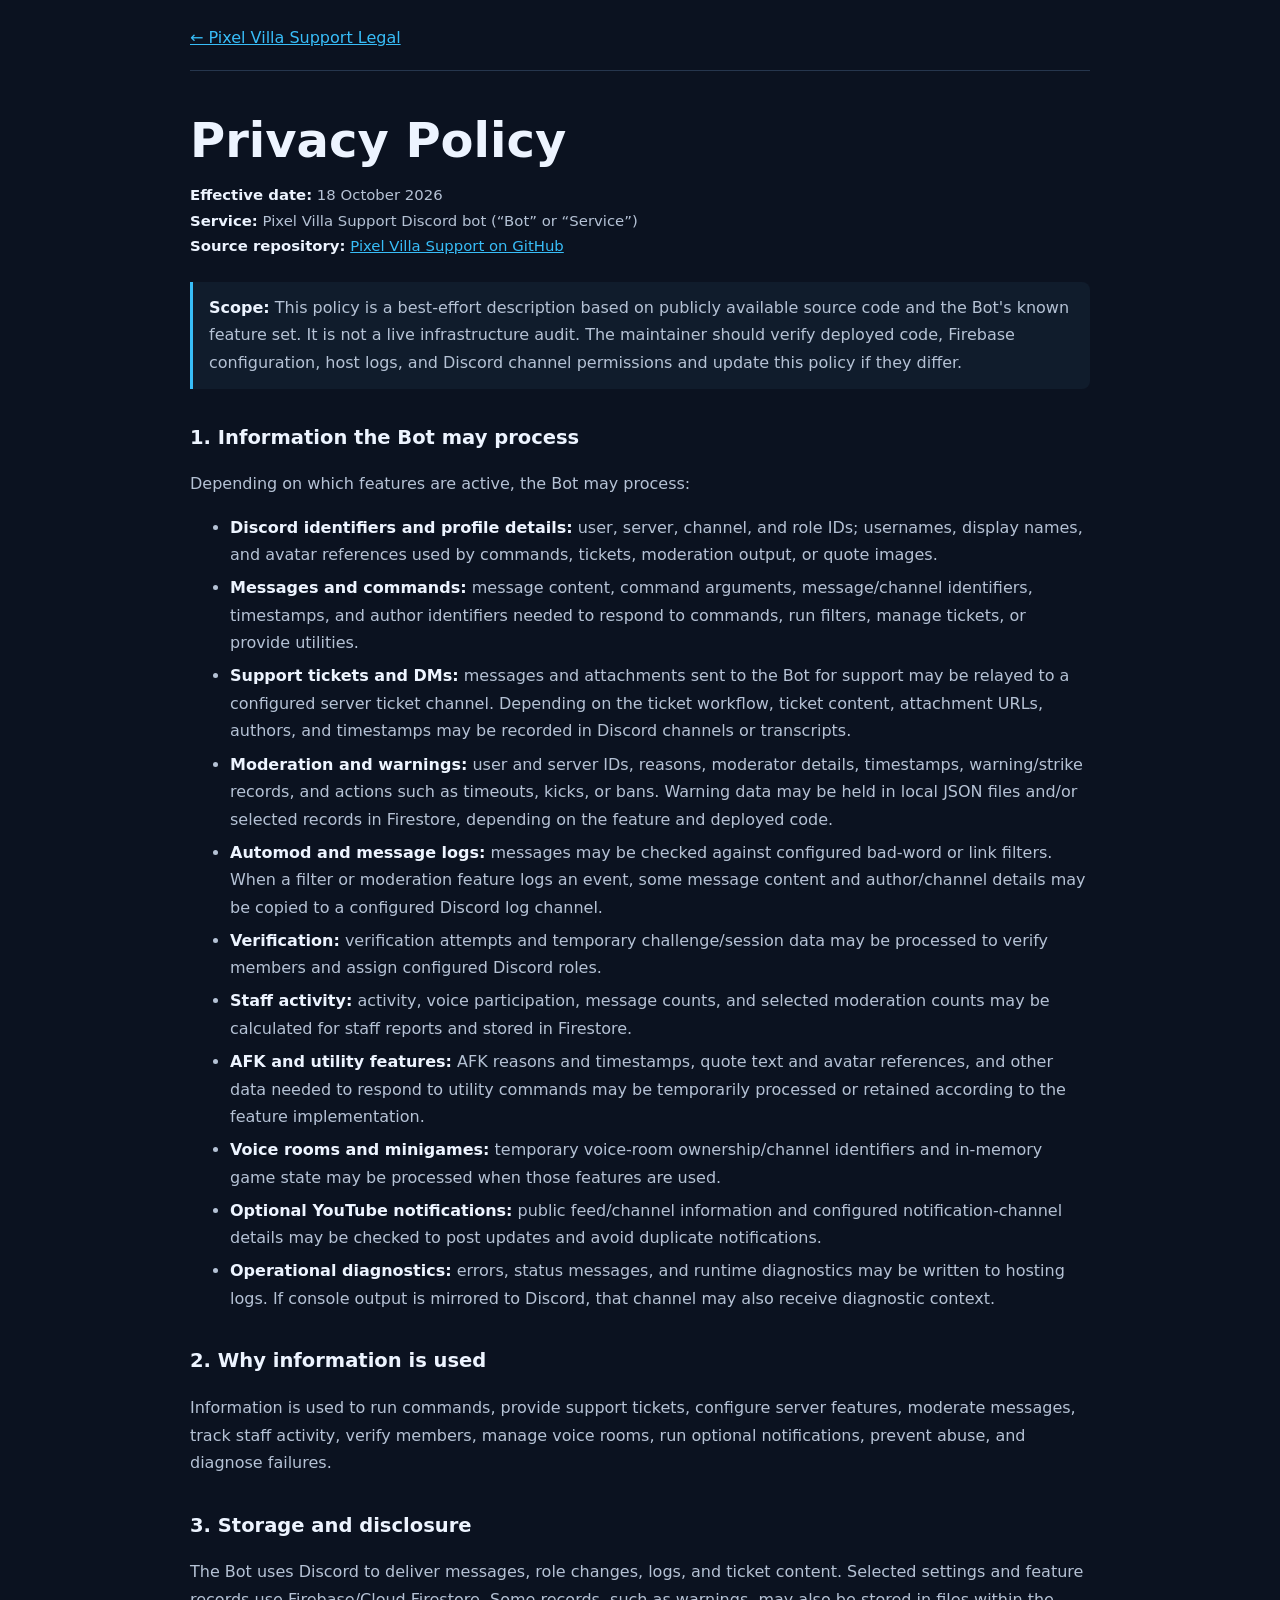
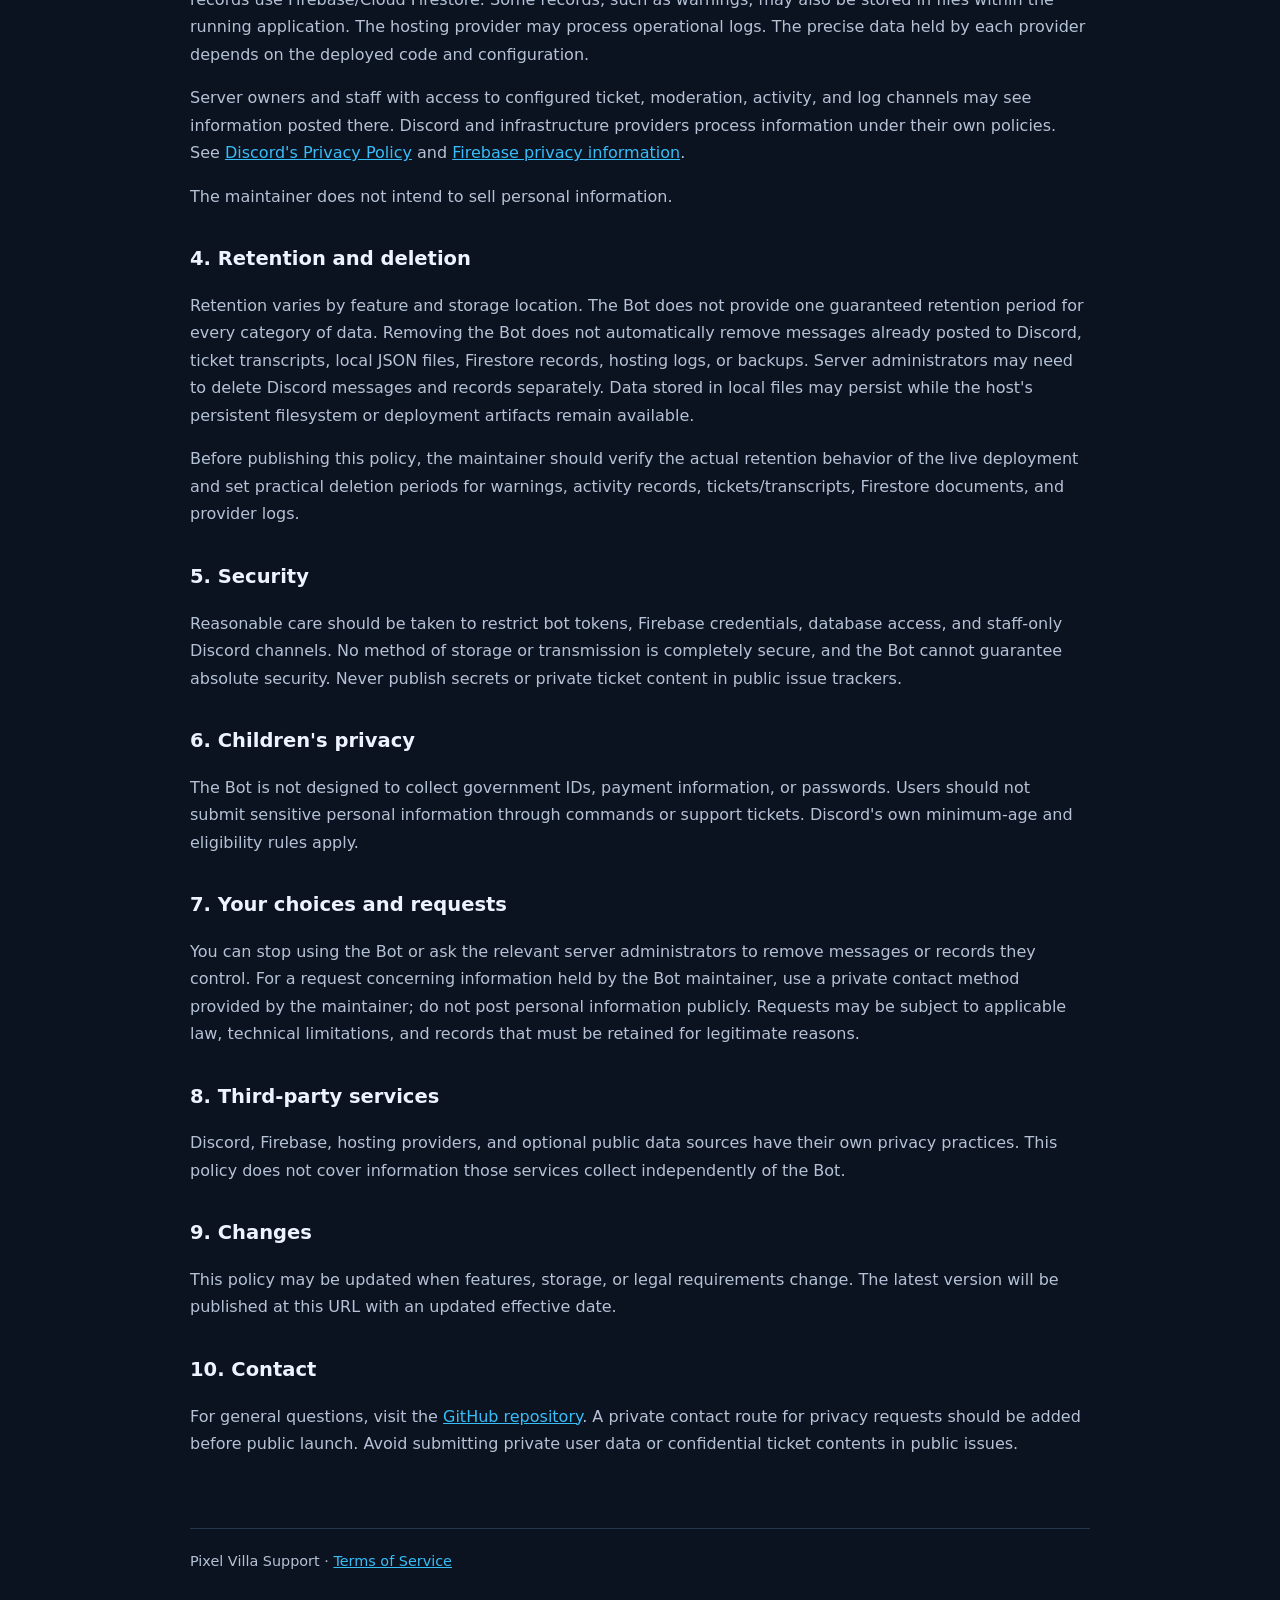
<file: pixel-villa-support/privacy.html>
<!doctype html>
<html lang="en"><head><meta charset="utf-8"><meta name="viewport" content="width=device-width, initial-scale=1"><meta name="description" content="Privacy Policy for Pixel Villa Support Discord bot."><title>Privacy Policy — Pixel Villa Support</title><style>
:root{color-scheme:dark;--bg:#0b1220;--text:#edf4ff;--muted:#b5c2d5;--accent:#38bdf8;--line:#26364d}*{box-sizing:border-box}body{margin:0;background:var(--bg);font:16px/1.72 system-ui,-apple-system,Segoe UI,Roboto,sans-serif;color:var(--text)}header,main,footer{width:min(900px,92%);margin:auto}header{padding:24px 0 18px;border-bottom:1px solid var(--line)}main{padding:34px 0 54px}h1{font-size:clamp(2rem,5vw,3rem);line-height:1.14;margin:.5rem 0 1rem}h2{font-size:1.22rem;margin:2rem 0 .45rem}p,li{color:var(--muted)}strong{color:var(--text)}.meta{color:var(--muted);font-size:.93rem}.notice{border-left:3px solid var(--accent);padding:12px 16px;background:#101c2c;color:var(--muted);border-radius:0 8px 8px 0;margin:22px 0}footer{padding:20px 0 35px;border-top:1px solid var(--line);color:var(--muted);font-size:.9rem}a{color:var(--accent)}li{margin:.35rem 0}code{color:#dbeafe;overflow-wrap:anywhere}
</style></head><body>
<header><a href="index.html">← Pixel Villa Support Legal</a></header><main><h1>Privacy Policy</h1>
<p class="meta"><strong>Effective date:</strong> 18 October 2026<br><strong>Service:</strong> Pixel Villa Support Discord bot (“Bot” or “Service”)<br><strong>Source repository:</strong> <a href="https://github.com/twirlyowes/pixel-villa-support">Pixel Villa Support on GitHub</a></p>
<div class="notice"><strong>Scope:</strong> This policy is a best-effort description based on publicly available source code and the Bot's known feature set. It is not a live infrastructure audit. The maintainer should verify deployed code, Firebase configuration, host logs, and Discord channel permissions and update this policy if they differ.</div>
<h2>1. Information the Bot may process</h2><p>Depending on which features are active, the Bot may process:</p><ul>
<li><strong>Discord identifiers and profile details:</strong> user, server, channel, and role IDs; usernames, display names, and avatar references used by commands, tickets, moderation output, or quote images.</li>
<li><strong>Messages and commands:</strong> message content, command arguments, message/channel identifiers, timestamps, and author identifiers needed to respond to commands, run filters, manage tickets, or provide utilities.</li>
<li><strong>Support tickets and DMs:</strong> messages and attachments sent to the Bot for support may be relayed to a configured server ticket channel. Depending on the ticket workflow, ticket content, attachment URLs, authors, and timestamps may be recorded in Discord channels or transcripts.</li>
<li><strong>Moderation and warnings:</strong> user and server IDs, reasons, moderator details, timestamps, warning/strike records, and actions such as timeouts, kicks, or bans. Warning data may be held in local JSON files and/or selected records in Firestore, depending on the feature and deployed code.</li>
<li><strong>Automod and message logs:</strong> messages may be checked against configured bad-word or link filters. When a filter or moderation feature logs an event, some message content and author/channel details may be copied to a configured Discord log channel.</li>
<li><strong>Verification:</strong> verification attempts and temporary challenge/session data may be processed to verify members and assign configured Discord roles.</li>
<li><strong>Staff activity:</strong> activity, voice participation, message counts, and selected moderation counts may be calculated for staff reports and stored in Firestore.</li>
<li><strong>AFK and utility features:</strong> AFK reasons and timestamps, quote text and avatar references, and other data needed to respond to utility commands may be temporarily processed or retained according to the feature implementation.</li>
<li><strong>Voice rooms and minigames:</strong> temporary voice-room ownership/channel identifiers and in-memory game state may be processed when those features are used.</li>
<li><strong>Optional YouTube notifications:</strong> public feed/channel information and configured notification-channel details may be checked to post updates and avoid duplicate notifications.</li>
<li><strong>Operational diagnostics:</strong> errors, status messages, and runtime diagnostics may be written to hosting logs. If console output is mirrored to Discord, that channel may also receive diagnostic context.</li>
</ul>
<h2>2. Why information is used</h2><p>Information is used to run commands, provide support tickets, configure server features, moderate messages, track staff activity, verify members, manage voice rooms, run optional notifications, prevent abuse, and diagnose failures.</p>
<h2>3. Storage and disclosure</h2><p>The Bot uses Discord to deliver messages, role changes, logs, and ticket content. Selected settings and feature records use Firebase/Cloud Firestore. Some records, such as warnings, may also be stored in files within the running application. The hosting provider may process operational logs. The precise data held by each provider depends on the deployed code and configuration.</p><p>Server owners and staff with access to configured ticket, moderation, activity, and log channels may see information posted there. Discord and infrastructure providers process information under their own policies. See <a href="https://discord.com/privacy">Discord's Privacy Policy</a> and <a href="https://firebase.google.com/support/privacy">Firebase privacy information</a>.</p><p>The maintainer does not intend to sell personal information.</p>
<h2>4. Retention and deletion</h2><p>Retention varies by feature and storage location. The Bot does not provide one guaranteed retention period for every category of data. Removing the Bot does not automatically remove messages already posted to Discord, ticket transcripts, local JSON files, Firestore records, hosting logs, or backups. Server administrators may need to delete Discord messages and records separately. Data stored in local files may persist while the host's persistent filesystem or deployment artifacts remain available.</p><p>Before publishing this policy, the maintainer should verify the actual retention behavior of the live deployment and set practical deletion periods for warnings, activity records, tickets/transcripts, Firestore documents, and provider logs.</p>
<h2>5. Security</h2><p>Reasonable care should be taken to restrict bot tokens, Firebase credentials, database access, and staff-only Discord channels. No method of storage or transmission is completely secure, and the Bot cannot guarantee absolute security. Never publish secrets or private ticket content in public issue trackers.</p>
<h2>6. Children's privacy</h2><p>The Bot is not designed to collect government IDs, payment information, or passwords. Users should not submit sensitive personal information through commands or support tickets. Discord's own minimum-age and eligibility rules apply.</p>
<h2>7. Your choices and requests</h2><p>You can stop using the Bot or ask the relevant server administrators to remove messages or records they control. For a request concerning information held by the Bot maintainer, use a private contact method provided by the maintainer; do not post personal information publicly. Requests may be subject to applicable law, technical limitations, and records that must be retained for legitimate reasons.</p>
<h2>8. Third-party services</h2><p>Discord, Firebase, hosting providers, and optional public data sources have their own privacy practices. This policy does not cover information those services collect independently of the Bot.</p>
<h2>9. Changes</h2><p>This policy may be updated when features, storage, or legal requirements change. The latest version will be published at this URL with an updated effective date.</p>
<h2>10. Contact</h2><p>For general questions, visit the <a href="https://github.com/twirlyowes/pixel-villa-support">GitHub repository</a>. A private contact route for privacy requests should be added before public launch. Avoid submitting private user data or confidential ticket contents in public issues.</p>
</main><footer>Pixel Villa Support · <a href="terms.html">Terms of Service</a></footer></body></html>
</file>
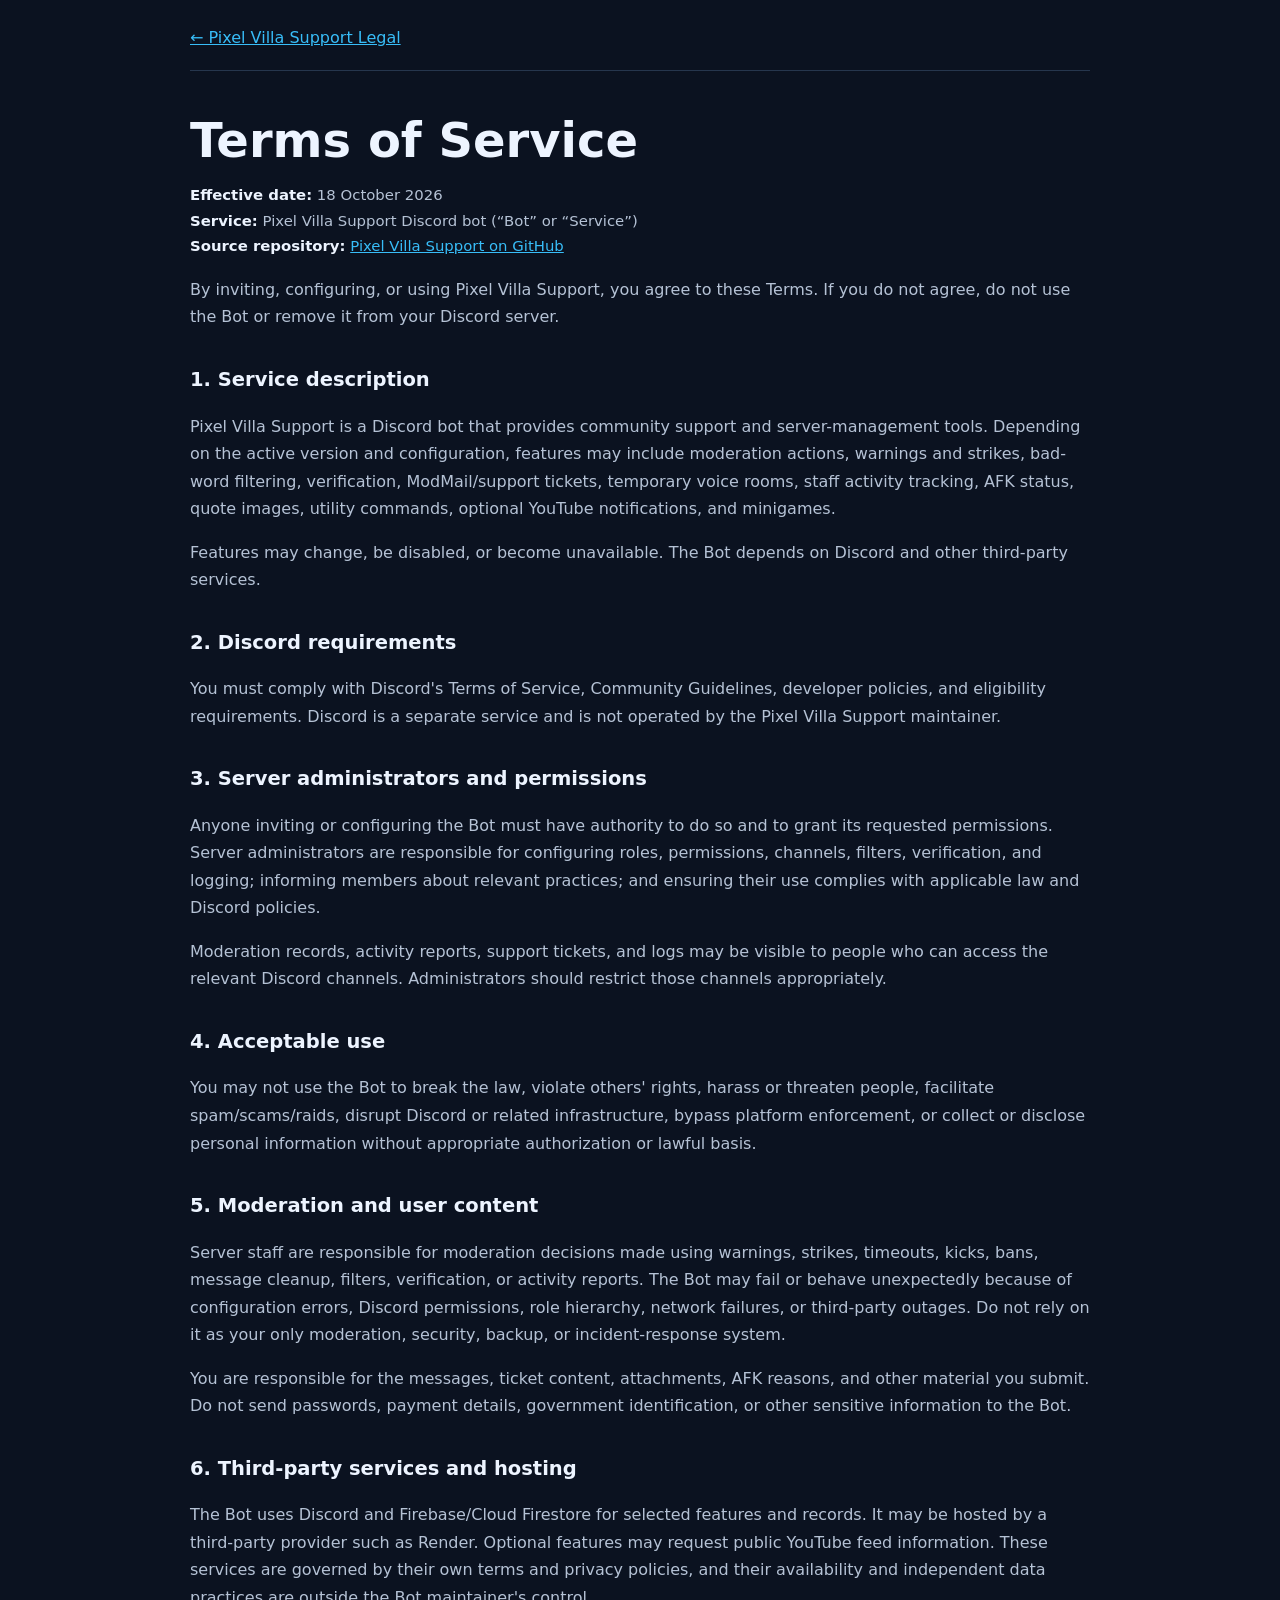
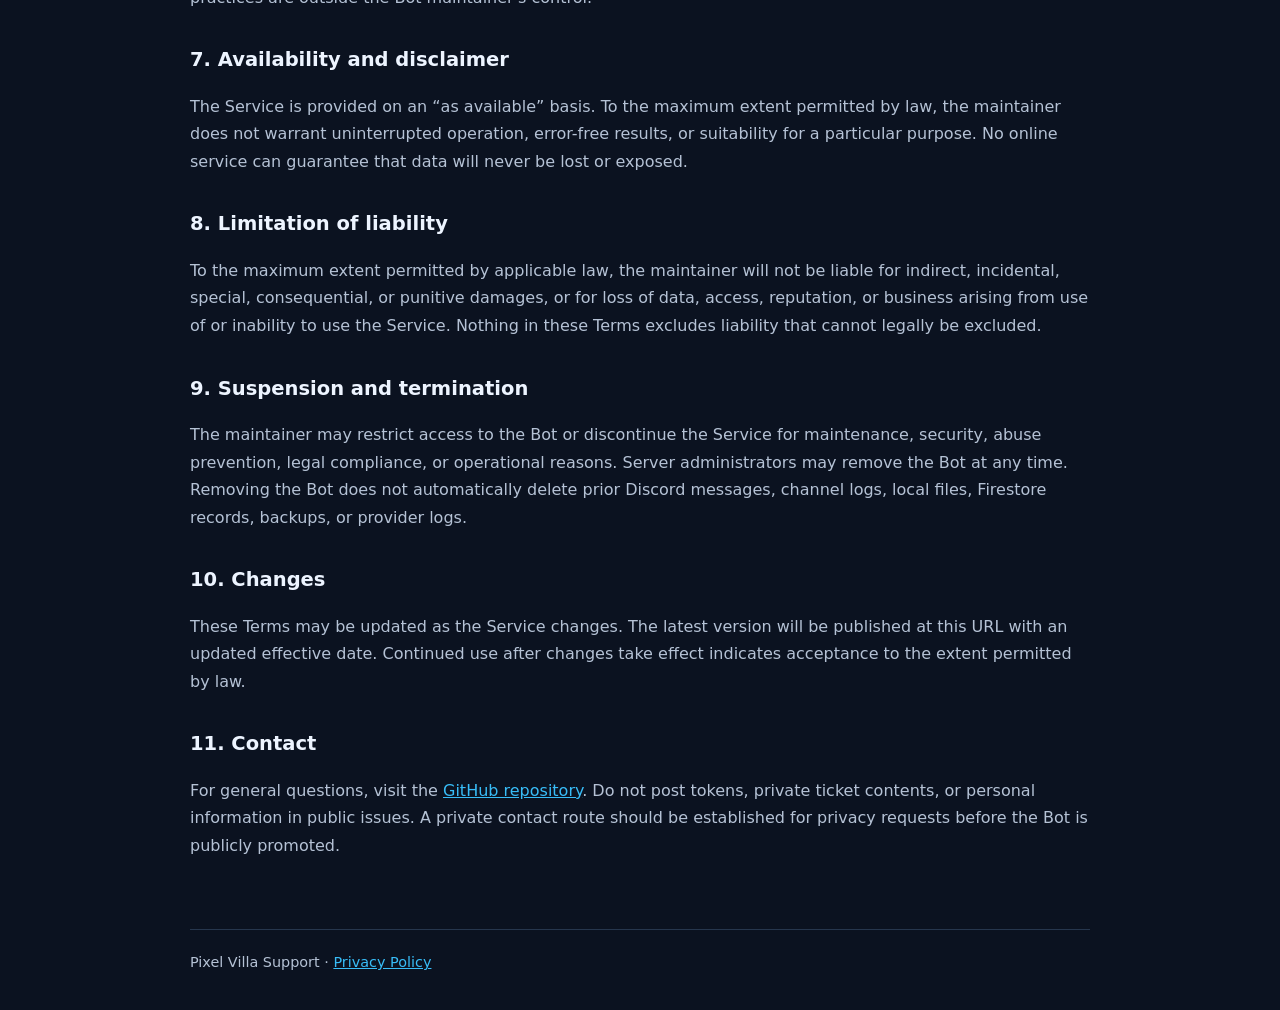
<file: pixel-villa-support/terms.html>
<!doctype html>
<html lang="en"><head><meta charset="utf-8"><meta name="viewport" content="width=device-width, initial-scale=1"><meta name="description" content="Terms of Service for Pixel Villa Support Discord bot."><title>Terms of Service — Pixel Villa Support</title><style>
:root{color-scheme:dark;--bg:#0b1220;--text:#edf4ff;--muted:#b5c2d5;--accent:#38bdf8;--line:#26364d}*{box-sizing:border-box}body{margin:0;background:var(--bg);font:16px/1.72 system-ui,-apple-system,Segoe UI,Roboto,sans-serif;color:var(--text)}header,main,footer{width:min(900px,92%);margin:auto}header{padding:24px 0 18px;border-bottom:1px solid var(--line)}main{padding:34px 0 54px}h1{font-size:clamp(2rem,5vw,3rem);line-height:1.14;margin:.5rem 0 1rem}h2{font-size:1.22rem;margin:2rem 0 .45rem}p,li{color:var(--muted)}strong{color:var(--text)}.meta{color:var(--muted);font-size:.93rem}.notice{border-left:3px solid var(--accent);padding:12px 16px;background:#101c2c;color:var(--muted);border-radius:0 8px 8px 0;margin:22px 0}footer{padding:20px 0 35px;border-top:1px solid var(--line);color:var(--muted);font-size:.9rem}a{color:var(--accent)}li{margin:.35rem 0}code{color:#dbeafe;overflow-wrap:anywhere}
</style></head><body>
<header><a href="index.html">← Pixel Villa Support Legal</a></header><main><h1>Terms of Service</h1>
<p class="meta"><strong>Effective date:</strong> 18 October 2026<br><strong>Service:</strong> Pixel Villa Support Discord bot (“Bot” or “Service”)<br><strong>Source repository:</strong> <a href="https://github.com/twirlyowes/pixel-villa-support">Pixel Villa Support on GitHub</a></p>
<p>By inviting, configuring, or using Pixel Villa Support, you agree to these Terms. If you do not agree, do not use the Bot or remove it from your Discord server.</p>
<h2>1. Service description</h2><p>Pixel Villa Support is a Discord bot that provides community support and server-management tools. Depending on the active version and configuration, features may include moderation actions, warnings and strikes, bad-word filtering, verification, ModMail/support tickets, temporary voice rooms, staff activity tracking, AFK status, quote images, utility commands, optional YouTube notifications, and minigames.</p><p>Features may change, be disabled, or become unavailable. The Bot depends on Discord and other third-party services.</p>
<h2>2. Discord requirements</h2><p>You must comply with Discord's Terms of Service, Community Guidelines, developer policies, and eligibility requirements. Discord is a separate service and is not operated by the Pixel Villa Support maintainer.</p>
<h2>3. Server administrators and permissions</h2><p>Anyone inviting or configuring the Bot must have authority to do so and to grant its requested permissions. Server administrators are responsible for configuring roles, permissions, channels, filters, verification, and logging; informing members about relevant practices; and ensuring their use complies with applicable law and Discord policies.</p><p>Moderation records, activity reports, support tickets, and logs may be visible to people who can access the relevant Discord channels. Administrators should restrict those channels appropriately.</p>
<h2>4. Acceptable use</h2><p>You may not use the Bot to break the law, violate others' rights, harass or threaten people, facilitate spam/scams/raids, disrupt Discord or related infrastructure, bypass platform enforcement, or collect or disclose personal information without appropriate authorization or lawful basis.</p>
<h2>5. Moderation and user content</h2><p>Server staff are responsible for moderation decisions made using warnings, strikes, timeouts, kicks, bans, message cleanup, filters, verification, or activity reports. The Bot may fail or behave unexpectedly because of configuration errors, Discord permissions, role hierarchy, network failures, or third-party outages. Do not rely on it as your only moderation, security, backup, or incident-response system.</p><p>You are responsible for the messages, ticket content, attachments, AFK reasons, and other material you submit. Do not send passwords, payment details, government identification, or other sensitive information to the Bot.</p>
<h2>6. Third-party services and hosting</h2><p>The Bot uses Discord and Firebase/Cloud Firestore for selected features and records. It may be hosted by a third-party provider such as Render. Optional features may request public YouTube feed information. These services are governed by their own terms and privacy policies, and their availability and independent data practices are outside the Bot maintainer's control.</p>
<h2>7. Availability and disclaimer</h2><p>The Service is provided on an “as available” basis. To the maximum extent permitted by law, the maintainer does not warrant uninterrupted operation, error-free results, or suitability for a particular purpose. No online service can guarantee that data will never be lost or exposed.</p>
<h2>8. Limitation of liability</h2><p>To the maximum extent permitted by applicable law, the maintainer will not be liable for indirect, incidental, special, consequential, or punitive damages, or for loss of data, access, reputation, or business arising from use of or inability to use the Service. Nothing in these Terms excludes liability that cannot legally be excluded.</p>
<h2>9. Suspension and termination</h2><p>The maintainer may restrict access to the Bot or discontinue the Service for maintenance, security, abuse prevention, legal compliance, or operational reasons. Server administrators may remove the Bot at any time. Removing the Bot does not automatically delete prior Discord messages, channel logs, local files, Firestore records, backups, or provider logs.</p>
<h2>10. Changes</h2><p>These Terms may be updated as the Service changes. The latest version will be published at this URL with an updated effective date. Continued use after changes take effect indicates acceptance to the extent permitted by law.</p>
<h2>11. Contact</h2><p>For general questions, visit the <a href="https://github.com/twirlyowes/pixel-villa-support">GitHub repository</a>. Do not post tokens, private ticket contents, or personal information in public issues. A private contact route should be established for privacy requests before the Bot is publicly promoted.</p>
</main><footer>Pixel Villa Support · <a href="privacy.html">Privacy Policy</a></footer></body></html>
</file>
<file: legal.css>
:root {
  color-scheme: dark;
  --bg: #080b12;
  --panel: #101621;
  --panel-soft: #121a26;
  --text: #f5f7fb;
  --muted: #aab5c6;
  --accent: #ed7117;
  --accent-bright: #ff9a50;
  --line: rgba(170, 181, 198, .16);
  --max: 900px;
}
* { box-sizing: border-box; }
html { scroll-behavior: smooth; scroll-padding-top: 90px; }
body {
  margin: 0;
  background: radial-gradient(ellipse at 12% 0%, rgba(237,113,23,.10), transparent 34rem), var(--bg);
  color: var(--text);
  font: 16px/1.75 Inter, ui-sans-serif, system-ui, -apple-system, BlinkMacSystemFont, "Segoe UI", sans-serif;
  -webkit-font-smoothing: antialiased;
}
a { color: var(--accent-bright); text-decoration: none; }
a:hover { color: #ffc18f; }
a:focus-visible { outline: 2px solid var(--accent-bright); outline-offset: 4px; border-radius: 4px; }
.skip-link { position: absolute; left: -9999px; top: 8px; z-index: 10; padding: 8px 12px; background: var(--panel); border: 1px solid var(--line); }
.skip-link:focus { left: 12px; }
header {
  position: sticky; top: 0; z-index: 5;
  background: rgba(8,11,18,.9); backdrop-filter: blur(16px);
  border-bottom: 1px solid var(--line);
}
.topbar {
  width: min(var(--max), 92%); min-height: 70px; margin: auto;
  display: flex; align-items: center; justify-content: space-between; gap: 18px;
}
.brand { display: flex; align-items: center; gap: 11px; color: var(--text); font-weight: 800; letter-spacing: .07em; }
.brand-mark {
  width: 34px; height: 34px; border-radius: 10px; display: grid; place-items: center;
  background: linear-gradient(145deg, #ff9a50, #c84b0a); color: #170b04; font-weight: 950;
}
.brand small { display: block; color: var(--muted); font-size: .67rem; font-weight: 650; letter-spacing: .13em; margin-top: -3px; }
.nav { display: flex; align-items: center; gap: 4px; flex-wrap: wrap; }
.nav a { color: var(--muted); font-size: .9rem; padding: 7px 10px; border-radius: 8px; }
.nav a:hover, .nav a[aria-current="page"] { color: var(--text); background: rgba(255,255,255,.06); }
main { width: min(var(--max), 92%); margin: 0 auto; padding: 52px 0 68px; }
.eyebrow {
  display: inline-flex; align-items: center; gap: 8px; color: var(--accent-bright);
  background: rgba(237,113,23,.10); border: 1px solid rgba(237,113,23,.22);
  padding: 5px 10px; border-radius: 999px; font-size: .73rem; font-weight: 750;
  letter-spacing: .10em; text-transform: uppercase;
}
.eyebrow::before { content: ""; width: 6px; height: 6px; border-radius: 50%; background: var(--accent); }
h1 { max-width: 820px; margin: 16px 0 12px; font-size: clamp(2.25rem, 6vw, 3.6rem); line-height: 1.08; letter-spacing: -.05em; }
h1 .accent { color: var(--accent-bright); }
h2 { margin: 2.2rem 0 .55rem; padding-top: 1rem; border-top: 1px solid var(--line); font-size: 1.22rem; line-height: 1.35; letter-spacing: -.02em; scroll-margin-top: 88px; }
h3 { font-size: 1rem; }
p, li { color: var(--muted); }
p { margin: .72rem 0; }
strong { color: var(--text); }
.meta { color: var(--muted); font-size: .9rem; line-height: 1.75; }
.meta strong { color: #dce3ed; }
.lead { max-width: 690px; color: #c4cedc; font-size: 1.08rem; line-height: 1.75; }
.doc-intro { margin-bottom: 24px; padding-bottom: 22px; border-bottom: 1px solid var(--line); }
ul, ol { padding-left: 1.35rem; }
li { margin: .45rem 0; padding-left: .15rem; }
li::marker { color: var(--accent-bright); }
code { font-size: .9em; color: #ffd0aa; background: rgba(255,255,255,.06); border: 1px solid var(--line); border-radius: 5px; padding: .1em .32em; overflow-wrap: anywhere; }
.policy-note { border-left: 3px solid var(--accent); padding: 12px 16px; background: rgba(255,255,255,.035); border-radius: 0 10px 10px 0; }
.legal-links { display: grid; grid-template-columns: repeat(2, minmax(0, 1fr)); gap: 14px; margin: 30px 0 8px; }
.legal-card { display: block; padding: 20px; border: 1px solid var(--line); border-radius: 14px; background: linear-gradient(145deg, rgba(255,255,255,.045), rgba(255,255,255,.015)); transition: border-color .18s, background .18s; }
.legal-card:hover { border-color: rgba(237,113,23,.5); background: linear-gradient(145deg, rgba(237,113,23,.09), rgba(255,255,255,.02)); }
.legal-card strong { display: block; margin-bottom: 4px; font-size: 1.05rem; }
.legal-card span { display: block; color: var(--muted); font-size: .92rem; }
.legal-card .arrow { display: block; margin-top: 13px; color: var(--accent-bright); font-size: .9rem; font-weight: 700; }
footer { border-top: 1px solid var(--line); background: rgba(255,255,255,.015); }
.footer-inner {
  width: min(var(--max), 92%); margin: auto; padding: 22px 0 28px;
  display: flex; align-items: center; justify-content: space-between; gap: 12px;
  flex-wrap: wrap; color: var(--muted); font-size: .86rem;
}
.footer-links { display: flex; gap: 16px; flex-wrap: wrap; }
.footer-inner a { color: var(--muted); }
.footer-inner a:hover { color: var(--accent-bright); }
@media (max-width: 620px) {
  .topbar { padding: 12px 0; align-items: flex-start; flex-direction: column; gap: 8px; }
  .nav { width: 100%; }
  .nav a { padding: 6px 8px; font-size: .84rem; }
  main { padding: 38px 0 50px; }
  .legal-links { grid-template-columns: 1fr; }
  .footer-inner { align-items: flex-start; flex-direction: column; }
  h2 { margin-top: 1.9rem; }
}
@media (prefers-reduced-motion: reduce) {
  html { scroll-behavior: auto; }
  *, *::before, *::after { transition: none !important; }
}
</file>
